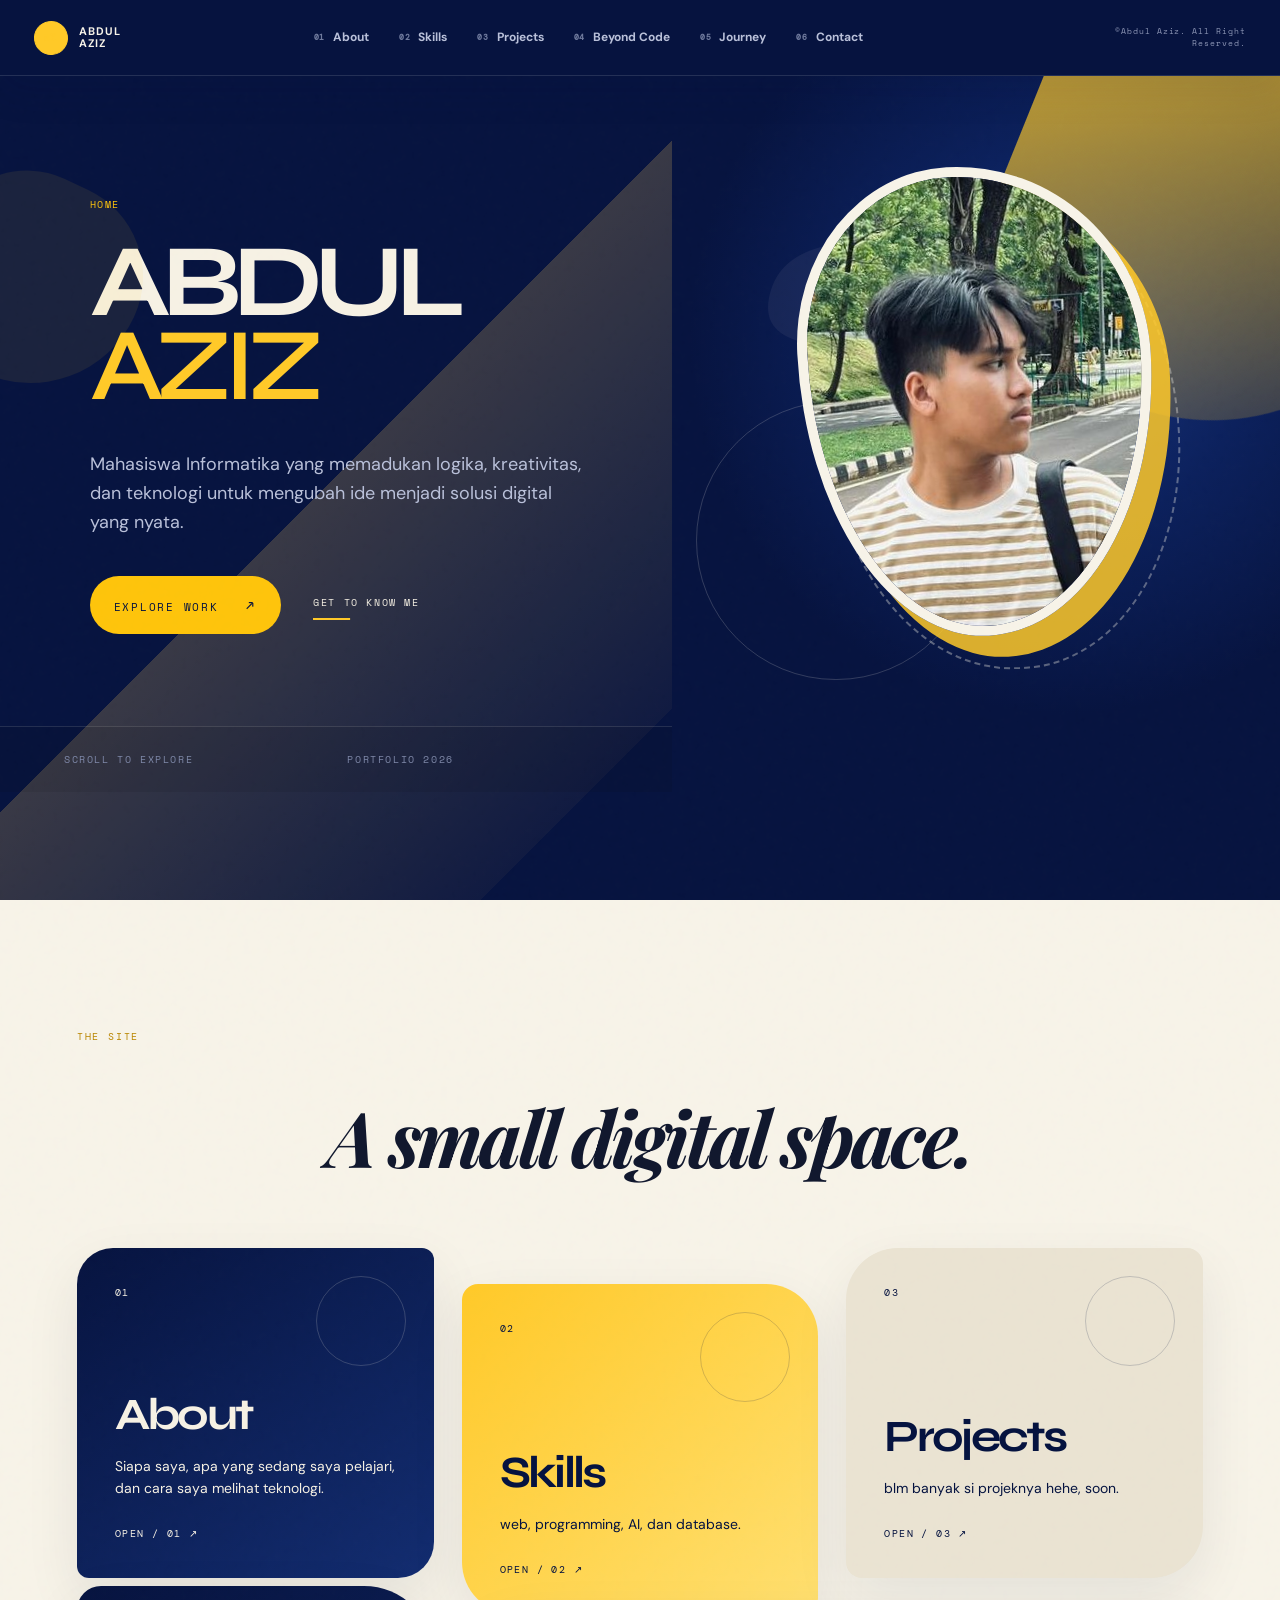
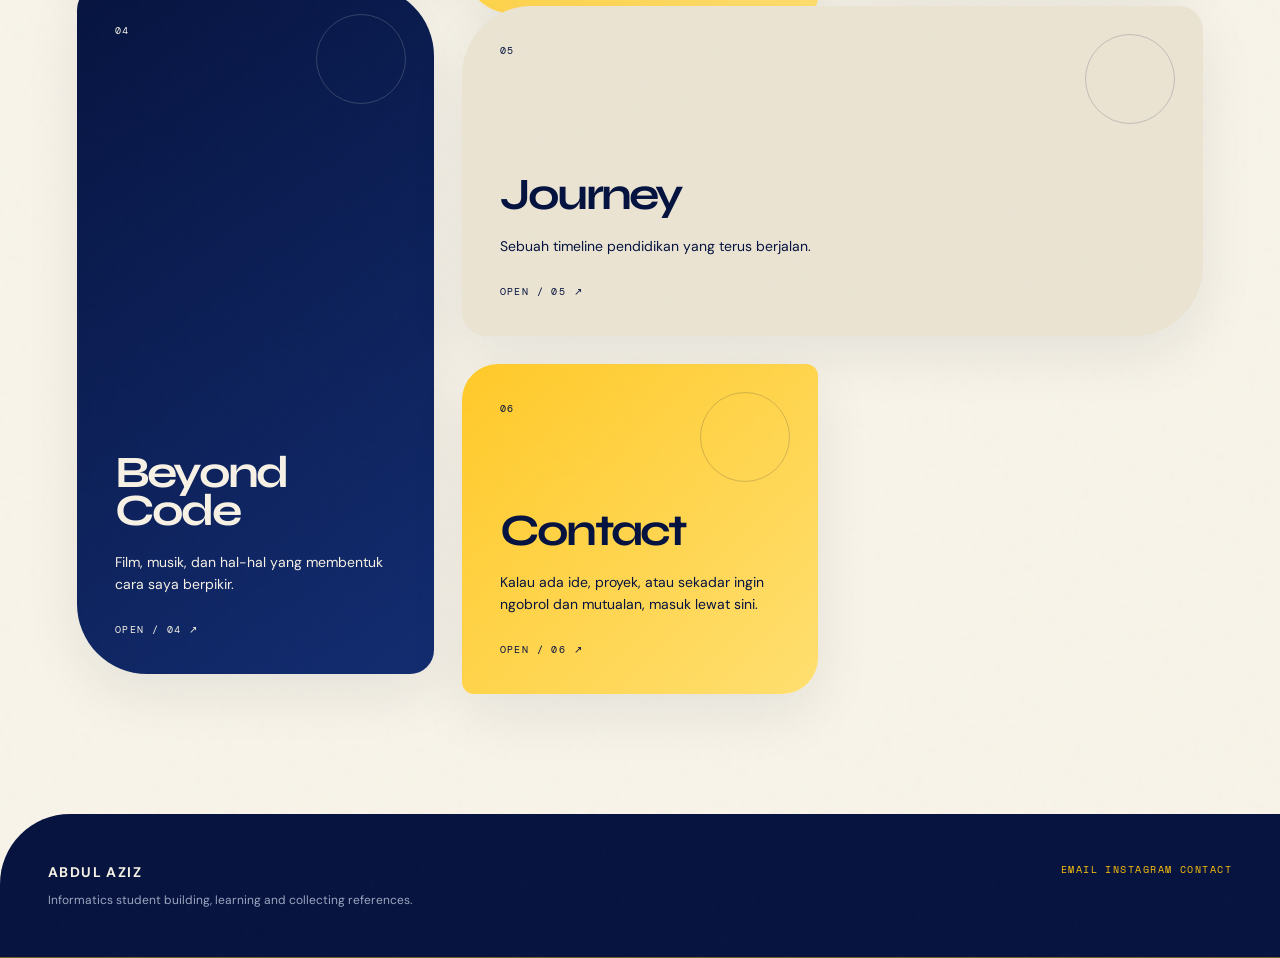
<file: index.html>
<!DOCTYPE html>
<html lang="id">
<head>
    <link rel="preconnect" href="https://fonts.googleapis.com">
    <link rel="preconnect" href="https://fonts.gstatic.com" crossorigin>
    <link href="https://fonts.googleapis.com/css2?family=DM+Sans:wght@400;500;600;700&family=Syne:wght@500;600;700;800&family=Space+Mono:wght@400;700&display=swap" rel="stylesheet">
<meta charset="UTF-8">
<meta name="viewport" content="width=device-width, initial-scale=1.0">
<meta name="description" content="Portfolio Abdul Aziz, mahasiswa Informatika.">
<meta name="author" content="Abdul Aziz">
<title>Home / Abdul Aziz</title>
<link rel="preconnect" href="https://fonts.googleapis.com">
<link rel="preconnect" href="https://fonts.gstatic.com" crossorigin>
<link href="https://fonts.googleapis.com/css2?family=DM+Sans:wght@400;500;600;700&family=DM+Mono:wght@400;500&family=Playfair+Display:ital,wght@0,600;1,600&display=swap" rel="stylesheet">
<link rel="stylesheet" href="style.css">
</head>
<body class="page-home">
<div class="cursor-glow"></div>
<header class="topbar">
    <a class="brand" href="index.html">
        <span>AZ</span>
        <strong>ABDUL<br>AZIZ</strong>
    </a>

    <nav class="desktop-nav" aria-label="Main navigation">
        <a href="about.html" class="desktop-nav-link">
            <span>01</span>
            <b>About</b>
        </a>

        <a href="skills.html" class="desktop-nav-link">
            <span>02</span>
            <b>Skills</b>
        </a>

        <a href="projects.html" class="desktop-nav-link">
            <span>03</span>
            <b>Projects</b>
        </a>

        <a href="beyond.html" class="desktop-nav-link">
            <span>04</span>
            <b>Beyond Code</b>
        </a>

        <a href="journey.html" class="desktop-nav-link">
            <span>05</span>
            <b>Journey</b>
        </a>

        <a href="contact.html" class="desktop-nav-link">
            <span>06</span>
            <b>Contact</b>
        </a>
    </nav>

    <div class="topbar-center">
        ©Abdul Aziz. All Right Reserved.
    </div>

    <button class="menu-toggle"
            aria-expanded="false"
            aria-controls="site-nav"
            aria-label="Open navigation">
        <span></span>
        <span></span>
    </button>
</header>

<!-- MOBILE NAVIGATION -->
<aside class="side-nav" id="site-nav">
    <div class="side-title">NAVIGATION</div>

    <nav>
        <a href="about.html" class="nav-link">
            <span>01</span>About
        </a>

        <a href="skills.html" class="nav-link">
            <span>02</span>Skills
        </a>

        <a href="projects.html" class="nav-link">
            <span>03</span>Projects
        </a>

        <a href="beyond.html" class="nav-link">
            <span>04</span>Beyond Code
        </a>

        <a href="journey.html" class="nav-link">
            <span>05</span>Journey
        </a>

        <a href="contact.html" class="nav-link">
            <span>06</span>Contact
        </a>
    </nav>

    <div class="side-bottom">
        <span>BOGOR, ID</span>
        <span>2026</span>
    </div>
</aside>
<main><section class="hero-home">
  <div class="hero-grid">
    <div class="hero-copy">
      <div class="index-mark">HOME</div>
      <h1>ABDUL<br><i>AZIZ</i></h1>
      <p class="hero-intro">Mahasiswa Informatika yang memadukan logika, kreativitas, dan teknologi untuk mengubah ide menjadi solusi digital yang nyata.</p>
      <div class="hero-actions"><a class="big-link" href="projects.html">EXPLORE WORK <span>↗</span></a><a class="text-link" href="about.html">GET TO KNOW ME</a></div>
    </div>
    <div class="hero-visual"><div class="visual-number">01</div><div class="portrait-frame"><img src="assets/portrait.jpg" alt="Foto Abdul Aziz"><span></span></div>
  </div>
  <div class="hero-strip"><span>SCROLL TO EXPLORE</span><span>PORTFOLIO 2026</span><span></div>
</section>
<section class="home-map">
  <div class="section-heading"><span>THE SITE</span><h2><br><i>A small digital space.</i></h2></div>
  <div class="map-grid">
    <a href="about.html" class="map-card card-dark"><span class="card-index">01</span><h3>About</h3><p>Siapa saya, apa yang sedang saya pelajari, dan cara saya melihat teknologi.</p><strong>OPEN / 01 ↗</strong></a>
    <a href="skills.html" class="map-card card-gold"><span class="card-index">02</span><h3>Skills</h3><p>web, programming, AI, dan database.</p><strong>OPEN / 02 ↗</strong></a>
    <a href="projects.html" class="map-card card-light"><span class="card-index">03</span><h3>Projects</h3><p>blm banyak si projeknya hehe, soon.</p><strong>OPEN / 03 ↗</strong></a>
    <a href="beyond.html" class="map-card card-dark tall"><span class="card-index">04</span><h3>Beyond<br>Code</h3><p>Film, musik, dan hal-hal yang membentuk cara saya berpikir.</p><strong>OPEN / 04 ↗</strong></a>
    <a href="journey.html" class="map-card card-light wide"><span class="card-index">05</span><h3>Journey</h3><p>Sebuah timeline pendidikan yang terus berjalan.</p><strong>OPEN / 05 ↗</strong></a>
    <a href="contact.html" class="map-card card-gold"><span class="card-index">06</span><h3>Contact</h3><p>Kalau ada ide, proyek, atau sekadar ingin ngobrol dan mutualan, masuk lewat sini.</p><strong>OPEN / 06 ↗</strong></a>
  </div>
</section></main>
<footer class="footer"><div><strong>ABDUL AZIZ</strong><span>Informatics student building, learning and collecting references.</span></div><div class="footer-links"><a href="mailto:yaelahziz@gmail.com">EMAIL</a><a href="https://www.instagram.com/abd.jiss/" target="_blank" rel="noopener">INSTAGRAM</a><a href="contact.html">CONTACT</a></div></footer>
<script src="script.js"></script>
</body>
</html>
</file>
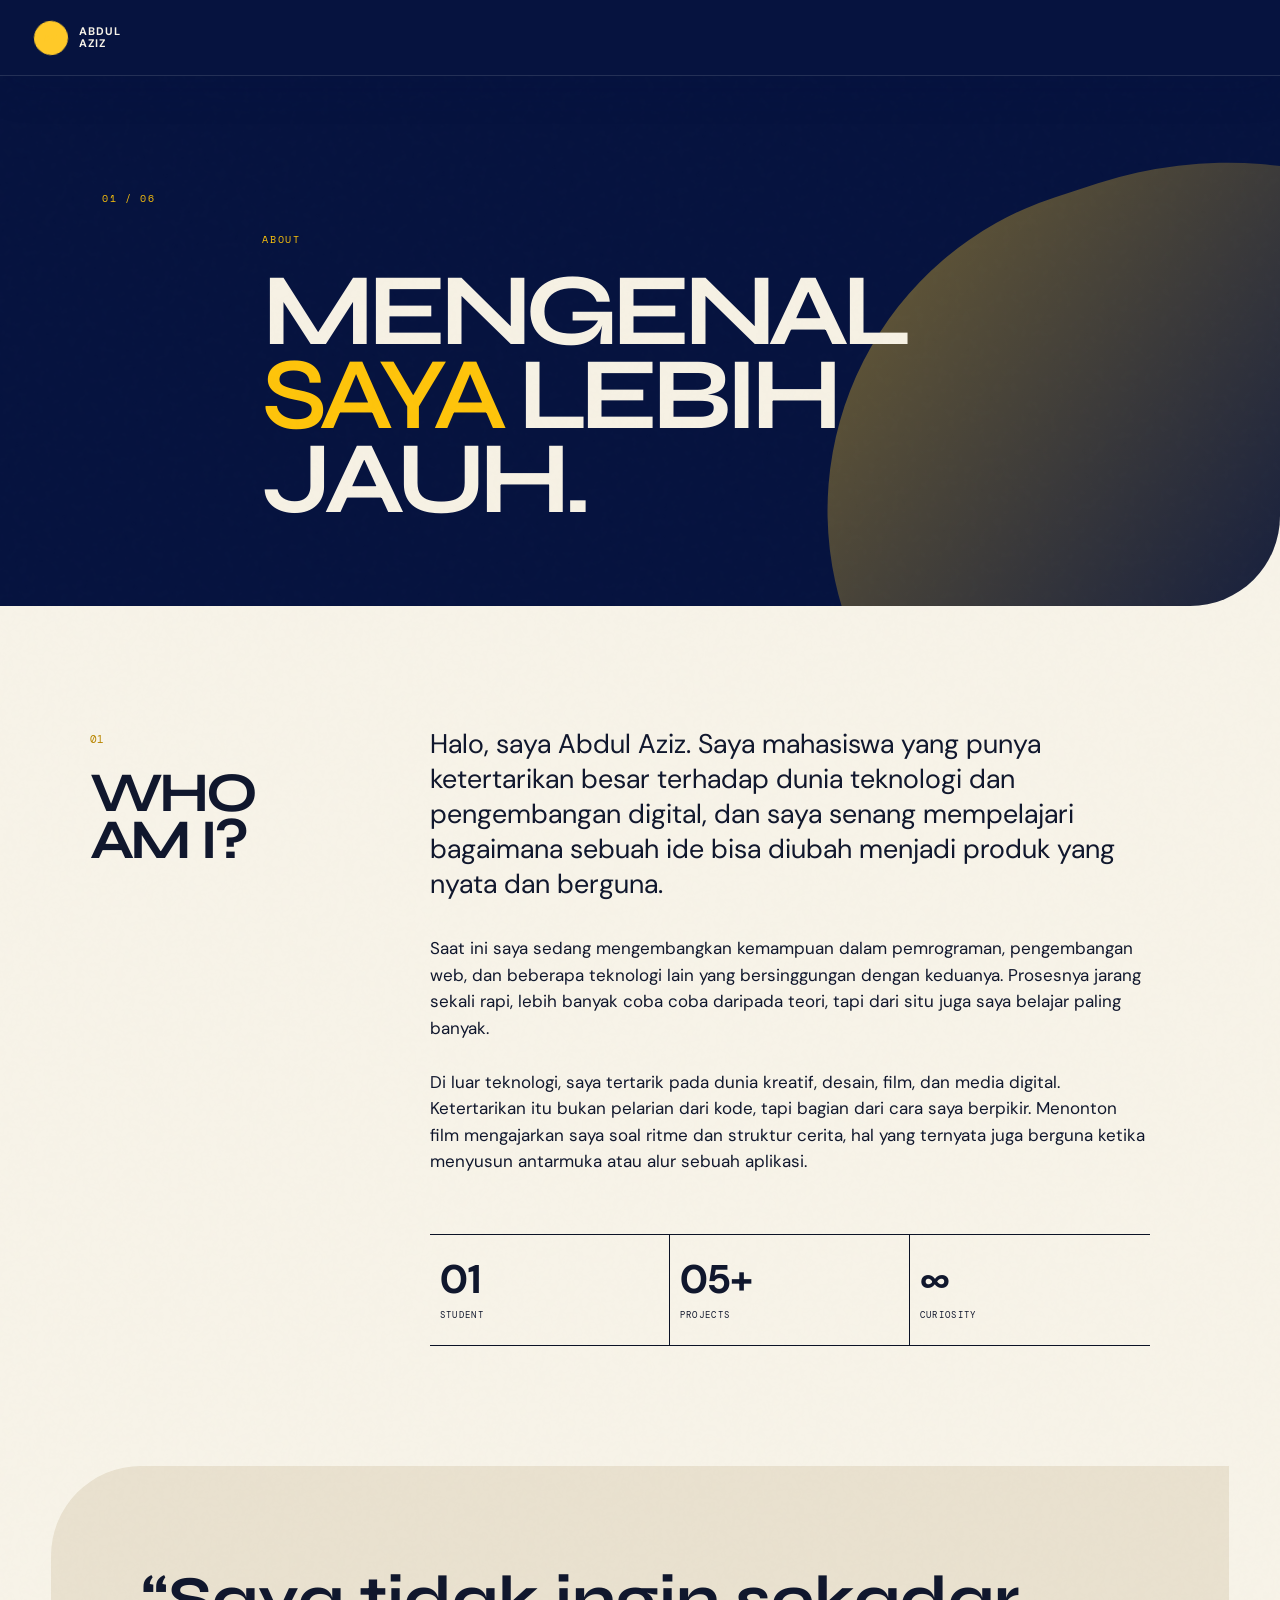
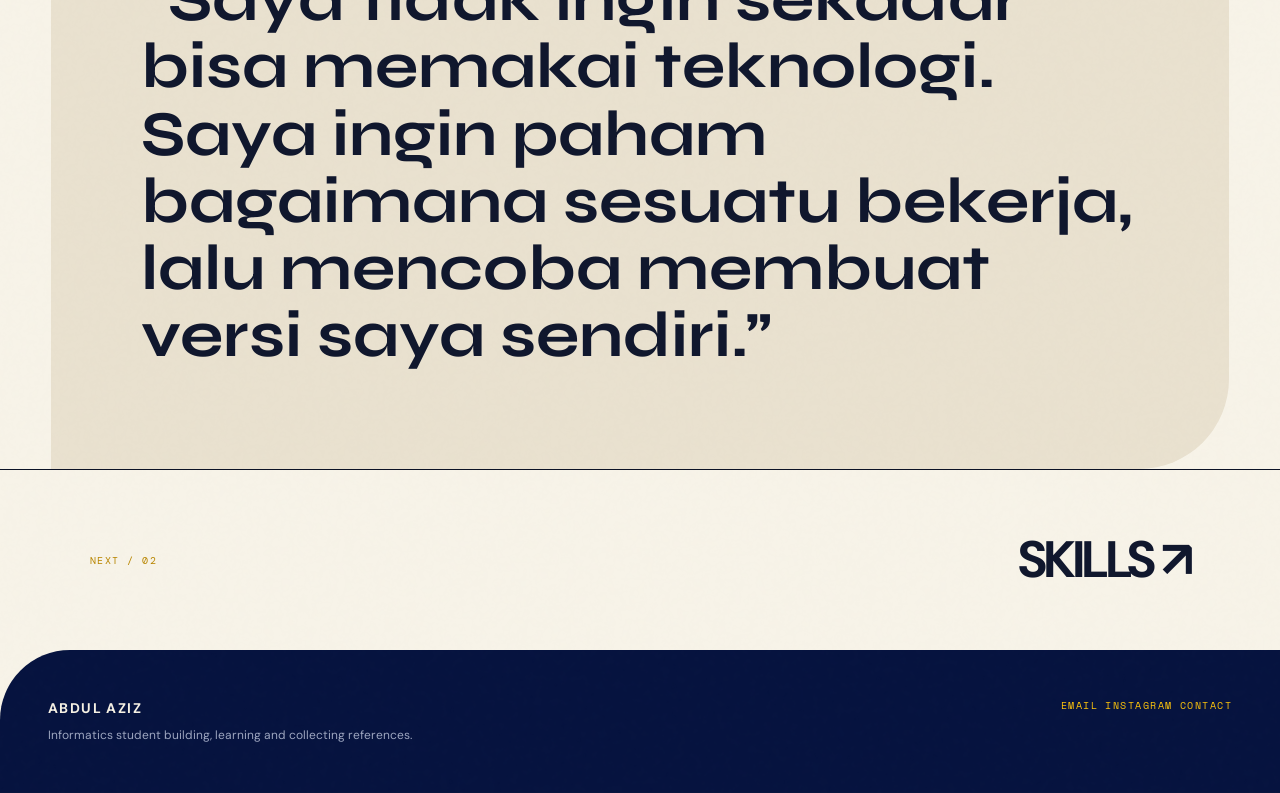
<file: about.html>
<!DOCTYPE html>
<html lang="id">
<head>
    <link rel="preconnect" href="https://fonts.googleapis.com">
    <link rel="preconnect" href="https://fonts.gstatic.com" crossorigin>
    <link href="https://fonts.googleapis.com/css2?family=DM+Sans:wght@400;500;600;700&family=Syne:wght@500;600;700;800&family=Space+Mono:wght@400;700&display=swap" rel="stylesheet">
<meta charset="UTF-8">
<meta name="viewport" content="width=device-width, initial-scale=1.0">
<meta name="description" content="Portfolio Abdul Aziz, mahasiswa Informatika.">
<meta name="author" content="Abdul Aziz">
<title>About / Abdul Aziz</title>
<link rel="preconnect" href="https://fonts.googleapis.com">
<link rel="preconnect" href="https://fonts.gstatic.com" crossorigin>
<link href="https://fonts.googleapis.com/css2?family=DM+Sans:wght@400;500;600;700&family=DM+Mono:wght@400;500&family=Playfair+Display:ital,wght@0,600;1,600&display=swap" rel="stylesheet">
<link rel="stylesheet" href="style.css">
</head>
<body class="page-01">
<div class="cursor-glow"></div>
<header class="topbar">
  <a class="brand" href="index.html"><span>AZ</span><strong>ABDUL<br>AZIZ</strong></a>
  <div class="topbar-center"></div>
  <button class="menu-toggle" aria-expanded="false" aria-controls="site-nav"><span></span><span></span></button>
</header>
<aside class="side-nav" id="site-nav">
  <div class="side-title">NAVIGATION</div>
  <nav><a href="about.html" class="nav-link active"><span>01</span>About</a><a href="skills.html" class="nav-link "><span>02</span>Skills</a><a href="projects.html" class="nav-link "><span>03</span>Projects</a><a href="beyond.html" class="nav-link "><span>04</span>Beyond Code</a><a href="journey.html" class="nav-link "><span>05</span>Journey</a><a href="contact.html" class="nav-link "><span>06</span>Contact</a></nav>
  <div class="side-bottom"><span>BOGOR, ID</span><span>2026</span></div>
</aside>
<main><section class="page-hero"><div class="page-index">01 / 06</div><div><p class="kicker">ABOUT</p><h1>MENGENAL<br><i>SAYA</i> LEBIH JAUH.</h1></div><div class="hero-side-note"><br><br></div></section>
<section class="split-content"><div class="sticky-title"><span>01</span><h2>WHO<br>AM I?</h2></div><div class="content-column"><p class="lead">Halo, saya Abdul Aziz. Saya mahasiswa yang punya ketertarikan besar terhadap dunia teknologi dan pengembangan digital, dan saya senang mempelajari bagaimana sebuah ide bisa diubah menjadi produk yang nyata dan berguna.</p><p>Saat ini saya sedang mengembangkan kemampuan dalam pemrograman, pengembangan web, dan beberapa teknologi lain yang bersinggungan dengan keduanya. Prosesnya jarang sekali rapi, lebih banyak coba coba daripada teori, tapi dari situ juga saya belajar paling banyak.</p><p>Di luar teknologi, saya tertarik pada dunia kreatif, desain, film, dan media digital. Ketertarikan itu bukan pelarian dari kode, tapi bagian dari cara saya berpikir. Menonton film mengajarkan saya soal ritme dan struktur cerita, hal yang ternyata juga berguna ketika menyusun antarmuka atau alur sebuah aplikasi.</p><div class="fact-grid"><div><strong>01</strong><span>STUDENT</span></div><div><strong>05+</strong><span>PROJECTS</span></div><div><strong>∞</strong><span>CURIOSITY</span></div></div></div></section>
<section class="quote-block"><p>“Saya tidak ingin sekadar bisa memakai teknologi. Saya ingin paham bagaimana sesuatu bekerja, lalu mencoba membuat versi saya sendiri.”</p></section>
<section class="next-page"><a href="skills.html"><span>NEXT / 02</span><strong>SKILLS ↗</strong></a></section></main>
<footer class="footer"><div><strong>ABDUL AZIZ</strong><span>Informatics student building, learning and collecting references.</span></div><div class="footer-links"><a href="mailto:yaelahziz@gmail.com">EMAIL</a><a href="https://www.instagram.com/abd.jiss/" target="_blank" rel="noopener">INSTAGRAM</a><a href="contact.html">CONTACT</a></div></footer>
<script src="script.js"></script>
</body>
</html>
</file>
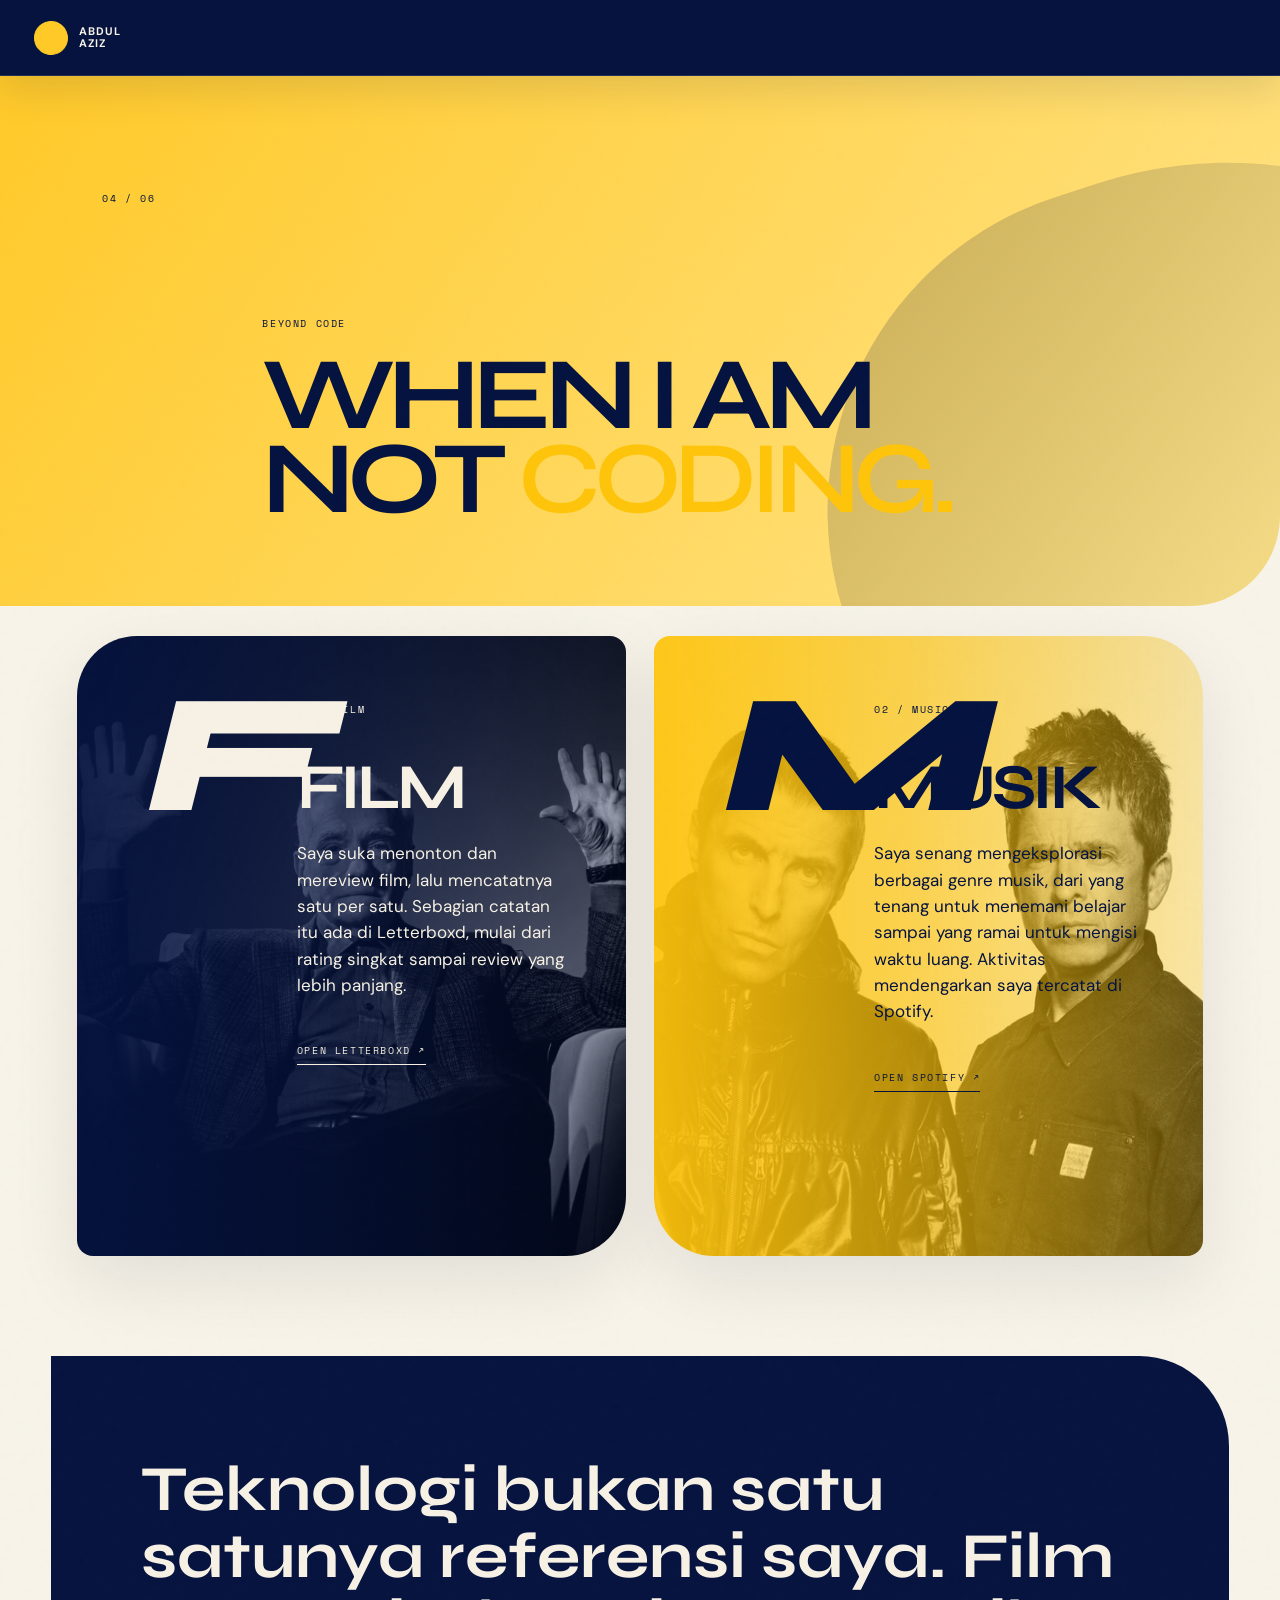
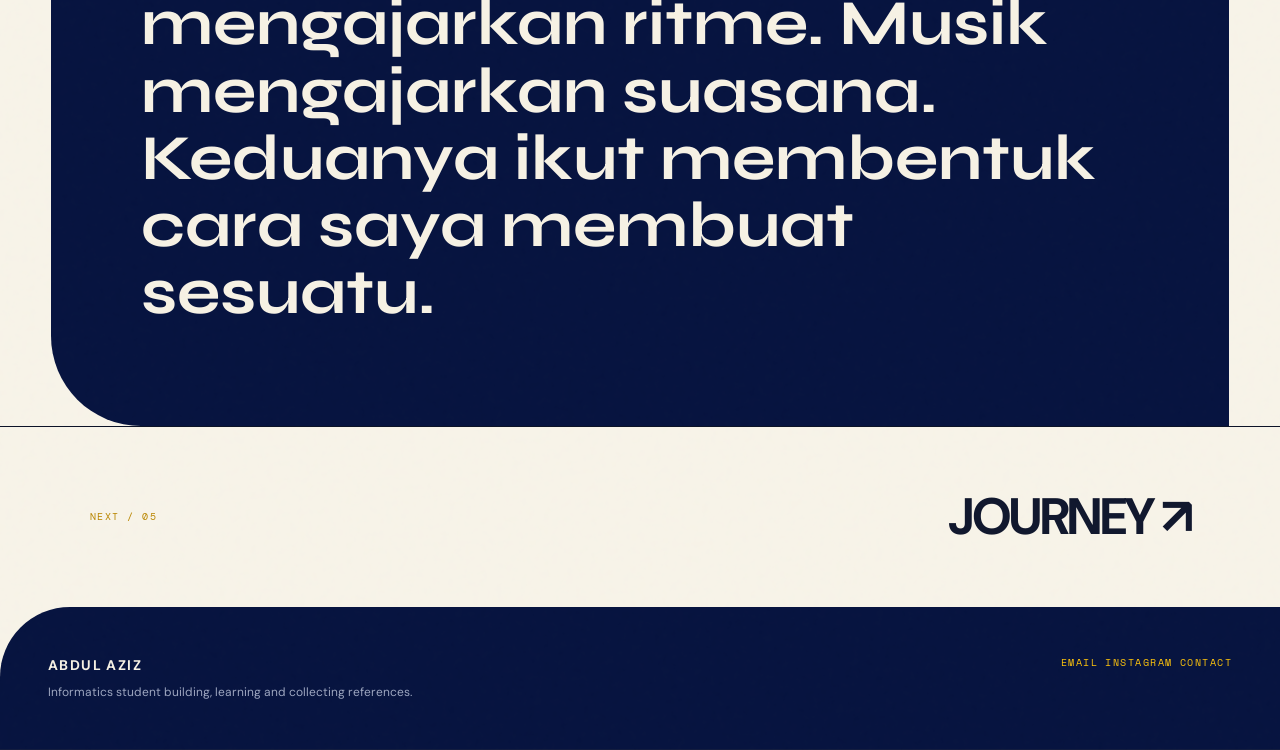
<file: beyond.html>
<!DOCTYPE html>
<html lang="id">
<head>
    <link rel="preconnect" href="https://fonts.googleapis.com">
    <link rel="preconnect" href="https://fonts.gstatic.com" crossorigin>
    <link href="https://fonts.googleapis.com/css2?family=DM+Sans:wght@400;500;600;700&family=Syne:wght@500;600;700;800&family=Space+Mono:wght@400;700&display=swap" rel="stylesheet">
<meta charset="UTF-8">
<meta name="viewport" content="width=device-width, initial-scale=1.0">
<meta name="description" content="Portfolio Abdul Aziz, mahasiswa Informatika.">
<meta name="author" content="Abdul Aziz">
<title>Beyond Code / Abdul Aziz</title>
<link rel="preconnect" href="https://fonts.googleapis.com">
<link rel="preconnect" href="https://fonts.gstatic.com" crossorigin>
<link href="https://fonts.googleapis.com/css2?family=DM+Sans:wght@400;500;600;700&family=DM+Mono:wght@400;500&family=Playfair+Display:ital,wght@0,600;1,600&display=swap" rel="stylesheet">
<link rel="stylesheet" href="style.css">
</head>
<body class="page-04">
<div class="cursor-glow"></div>
<header class="topbar">
  <a class="brand" href="index.html"><span>AZ</span><strong>ABDUL<br>AZIZ</strong></a>
  <div class="topbar-center"></div>
  <button class="menu-toggle" aria-expanded="false" aria-controls="site-nav"><span></span><span></span></button>
</header>
<aside class="side-nav" id="site-nav">
  <div class="side-title">NAVIGATION</div>
  <nav><a href="about.html" class="nav-link "><span>01</span>About</a><a href="skills.html" class="nav-link "><span>02</span>Skills</a><a href="projects.html" class="nav-link "><span>03</span>Projects</a><a href="beyond.html" class="nav-link active"><span>04</span>Beyond Code</a><a href="journey.html" class="nav-link "><span>05</span>Journey</a><a href="contact.html" class="nav-link "><span>06</span>Contact</a></nav>
  <div class="side-bottom"><span>BOGOR, ID</span><span>2026</span></div>
</aside>
<main><section class="page-hero hero-gold"><div class="page-index">04 / 06</div><div><p class="kicker">BEYOND CODE</p><h1>WHEN I AM<br>NOT <i>CODING.</i></h1></div><div class="hero-side-note"><br><br></div></section>
<section class="beyond-grid"><article class="beyond-card film"><div class="big-letter">F</div><div><span>01 / FILM</span><h2>FILM</h2><p>Saya suka menonton dan mereview film, lalu mencatatnya satu per satu. Sebagian catatan itu ada di Letterboxd, mulai dari rating singkat sampai review yang lebih panjang.</p><a href="https://letterboxd.com/" target="_blank" rel="noopener">OPEN LETTERBOXD ↗</a></div></article><article class="beyond-card music"><div class="big-letter">M</div><div><span>02 / MUSIC</span><h2>MUSIK</h2><p>Saya senang mengeksplorasi berbagai genre musik, dari yang tenang untuk menemani belajar sampai yang ramai untuk mengisi waktu luang. Aktivitas mendengarkan saya tercatat di Spotify.</p><a href="https://open.spotify.com/" target="_blank" rel="noopener">OPEN SPOTIFY ↗</a></div></article></section><section class="quote-block dark"><p>Teknologi bukan satu satunya referensi saya. Film mengajarkan ritme. Musik mengajarkan suasana. Keduanya ikut membentuk cara saya membuat sesuatu.</p></section><section class="next-page"><a href="journey.html"><span>NEXT / 05</span><strong>JOURNEY ↗</strong></a></section></main>
<footer class="footer"><div><strong>ABDUL AZIZ</strong><span>Informatics student building, learning and collecting references.</span></div><div class="footer-links"><a href="mailto:yaelahziz@gmail.com">EMAIL</a><a href="https://www.instagram.com/abd.jiss/" target="_blank" rel="noopener">INSTAGRAM</a><a href="contact.html">CONTACT</a></div></footer>
<script src="script.js"></script>
</body>
</html>
</file>
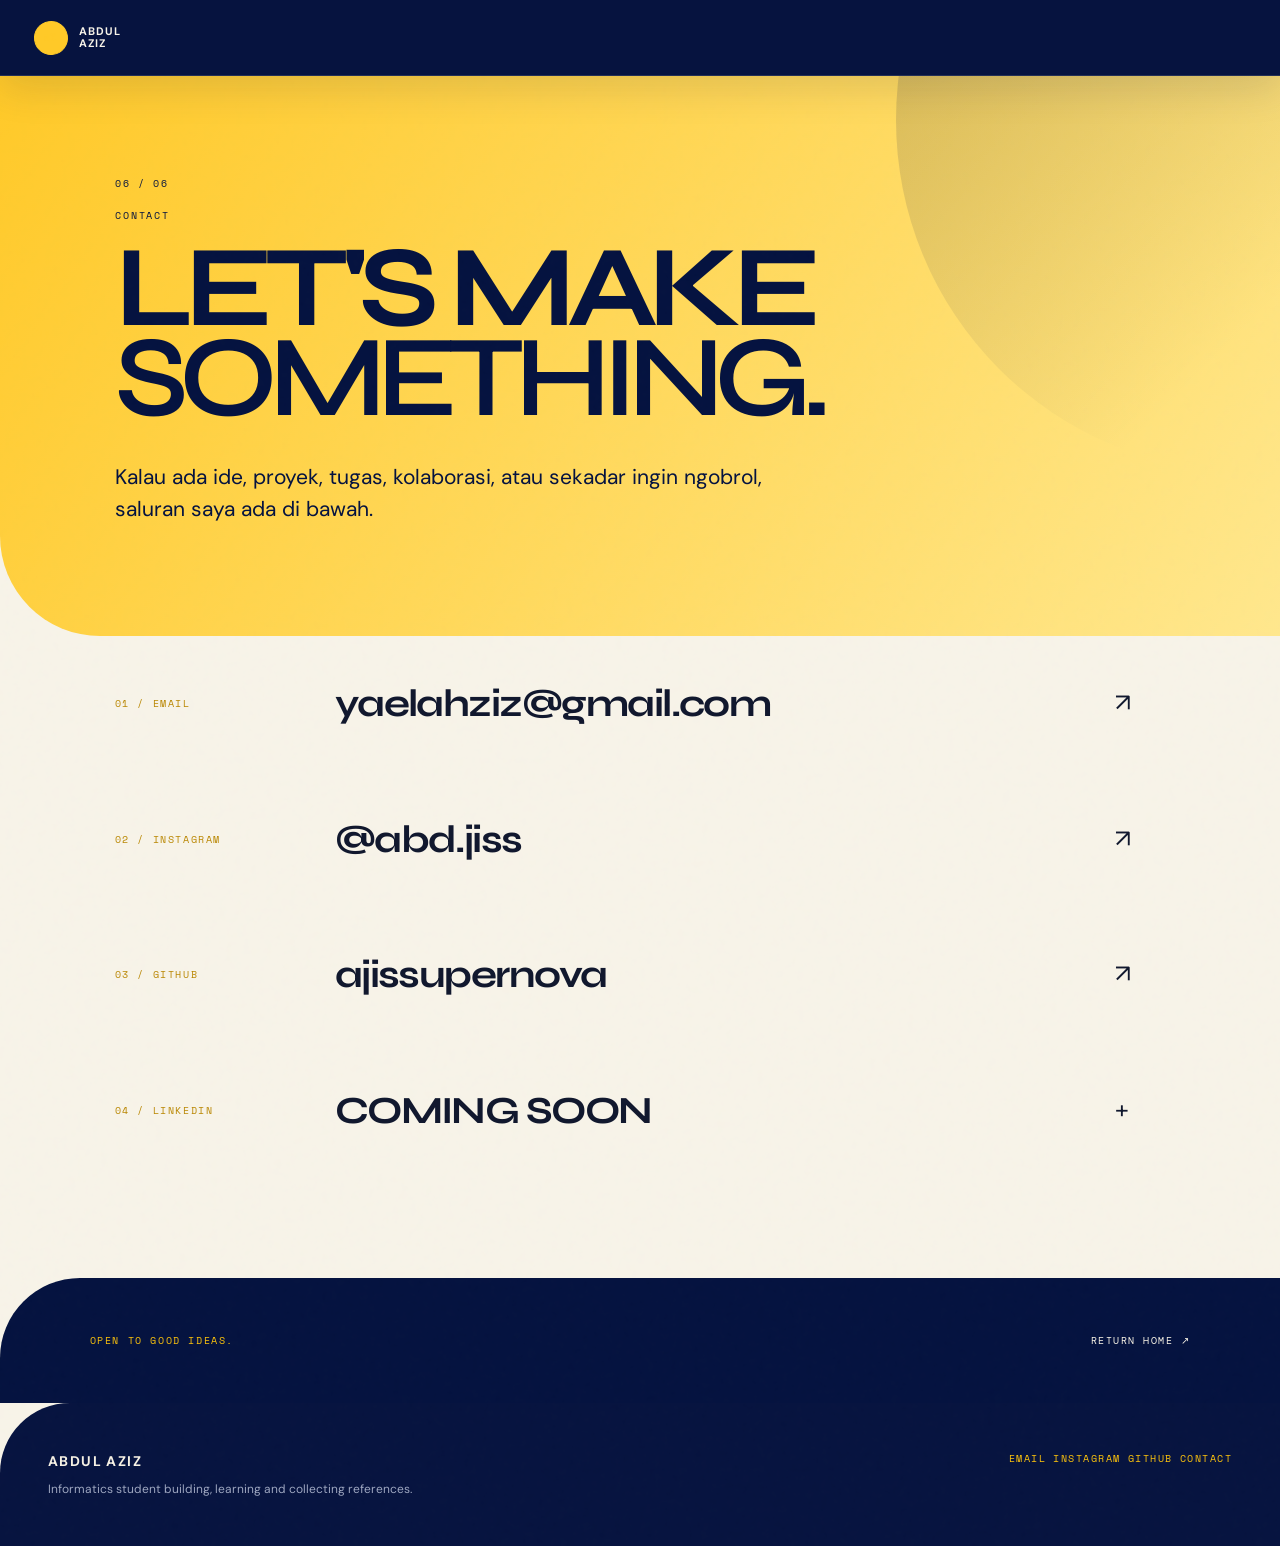
<file: contact.html>
<!DOCTYPE html>
<html lang="id">
<head>
    <link rel="preconnect" href="https://fonts.googleapis.com">
    <link rel="preconnect" href="https://fonts.gstatic.com" crossorigin>
    <link href="https://fonts.googleapis.com/css2?family=DM+Sans:wght@400;500;600;700&family=Syne:wght@500;600;700;800&family=Space+Mono:wght@400;700&display=swap" rel="stylesheet">
<meta charset="UTF-8">
<meta name="viewport" content="width=device-width, initial-scale=1.0">
<meta name="description" content="Portfolio Abdul Aziz, mahasiswa Informatika.">
<meta name="author" content="Abdul Aziz">
<title>Contact / Abdul Aziz</title>
<link rel="preconnect" href="https://fonts.googleapis.com">
<link rel="preconnect" href="https://fonts.gstatic.com" crossorigin>
<link href="https://fonts.googleapis.com/css2?family=DM+Sans:wght@400;500;600;700&family=DM+Mono:wght@400;500&family=Playfair+Display:ital,wght@0,600;1,600&display=swap" rel="stylesheet">
<link rel="stylesheet" href="style.css">
</head>
<body class="page-06">
<div class="cursor-glow"></div>
<header class="topbar">
  <a class="brand" href="index.html"><span>AZ</span><strong>ABDUL<br>AZIZ</strong></a>
  <div class="topbar-center"></div>
  <button class="menu-toggle" aria-expanded="false" aria-controls="site-nav"><span></span><span></span></button>
</header>
<aside class="side-nav" id="site-nav">
  <div class="side-title">NAVIGATION</div>
  <nav><a href="about.html" class="nav-link "><span>01</span>About</a><a href="skills.html" class="nav-link "><span>02</span>Skills</a><a href="projects.html" class="nav-link "><span>03</span>Projects</a><a href="beyond.html" class="nav-link "><span>04</span>Beyond Code</a><a href="journey.html" class="nav-link "><span>05</span>Journey</a><a href="contact.html" class="nav-link active"><span>06</span>Contact</a></nav>
  <div class="side-bottom"><span>BOGOR, ID</span><span>2026</span></div>
</aside>
<main>
<section class="contact-hero">
  <div class="page-index">06 / 06</div>
  <p class="kicker">CONTACT</p>
  <h1>LET'S MAKE<br><i>SOMETHING.</i></h1>
  <p>Kalau ada ide, proyek, tugas, kolaborasi, atau sekadar ingin ngobrol, saluran saya ada di bawah.</p>
</section>

<section class="contact-list">
  <a href="mailto:yaelahziz@gmail.com">
    <span>01 / EMAIL</span>
    <strong>yaelahziz@gmail.com</strong>
    <b>↗</b>
  </a>

  <a href="https://www.instagram.com/abd.jiss/" target="_blank" rel="noopener">
    <span>02 / INSTAGRAM</span>
    <strong>@abd.jiss</strong>
    <b>↗</b>
  </a>

  <a href="https://github.com/ajissupernova" target="_blank" rel="noopener noreferrer">
    <span>03 / GITHUB</span>
    <strong>ajissupernova</strong>
    <b>↗</b>
  </a>

  <div>
    <span>04 / LINKEDIN</span>
    <strong>COMING SOON</strong>
    <b>+</b>
  </div>
</section>

<section class="contact-end">
  <p>OPEN TO GOOD IDEAS.</p>
  <a href="index.html">RETURN HOME ↗</a>
</section>
</main>

<footer class="footer">
  <div>
    <strong>ABDUL AZIZ</strong>
    <span>Informatics student building, learning and collecting references.</span>
  </div>
  <div class="footer-links">
    <a href="mailto:yaelahziz@gmail.com">EMAIL</a>
    <a href="https://www.instagram.com/abd.jiss/" target="_blank" rel="noopener">INSTAGRAM</a>
    <a href="https://github.com/ajissupernova" target="_blank" rel="noopener noreferrer">GITHUB</a>
    <a href="contact.html">CONTACT</a>
  </div>
</footer>

<script src="script.js"></script>
</body>
</html>
</file>
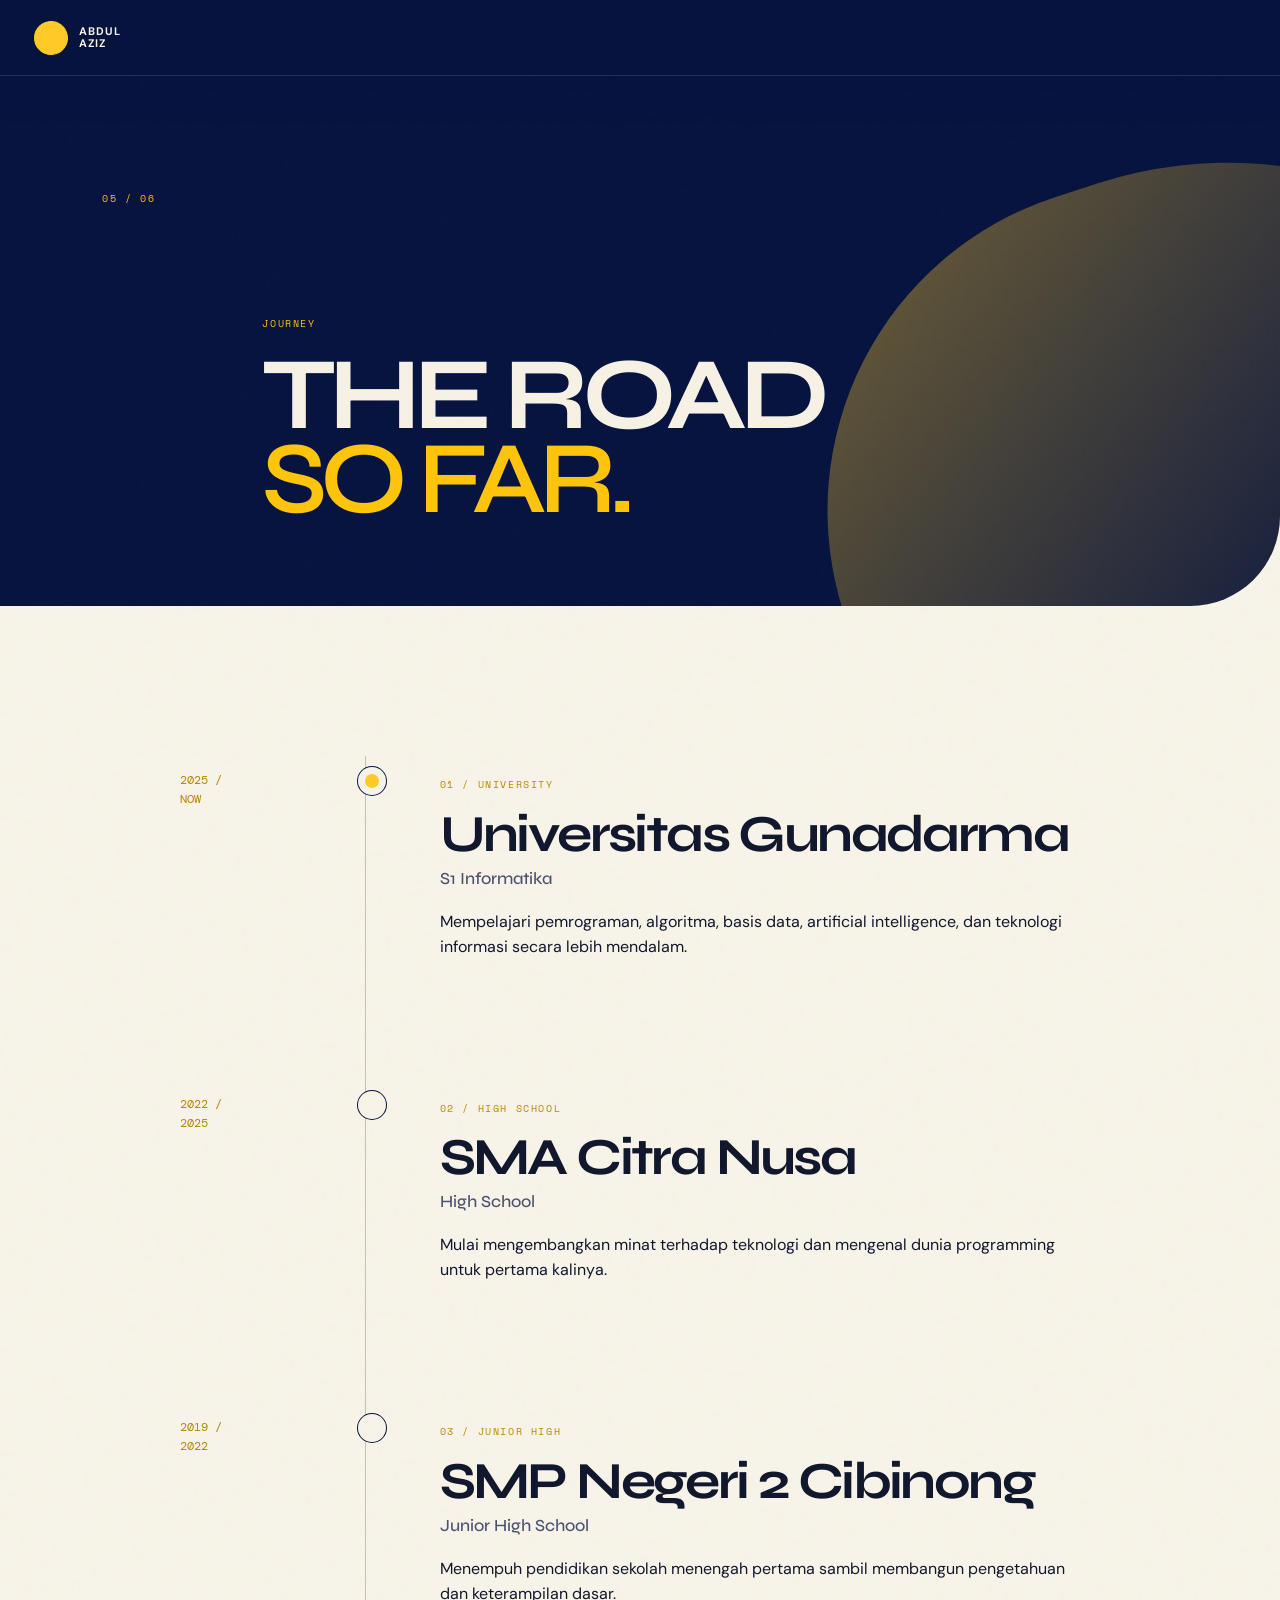
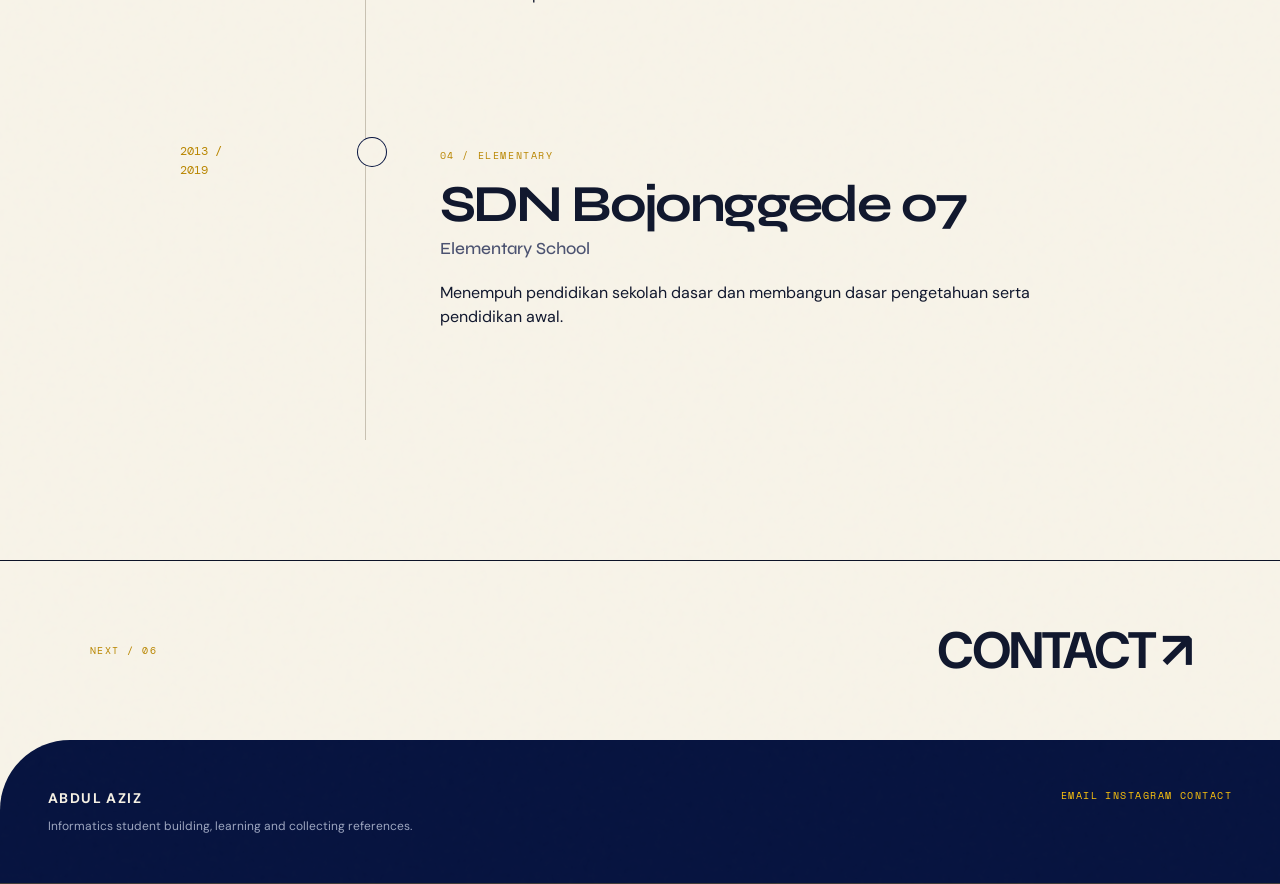
<file: journey.html>
<!DOCTYPE html>
<html lang="id">
<head>
    <link rel="preconnect" href="https://fonts.googleapis.com">
    <link rel="preconnect" href="https://fonts.gstatic.com" crossorigin>
    <link href="https://fonts.googleapis.com/css2?family=DM+Sans:wght@400;500;600;700&family=Syne:wght@500;600;700;800&family=Space+Mono:wght@400;700&display=swap" rel="stylesheet">
<meta charset="UTF-8">
<meta name="viewport" content="width=device-width, initial-scale=1.0">
<meta name="description" content="Portfolio Abdul Aziz, mahasiswa Informatika.">
<meta name="author" content="Abdul Aziz">
<title>Journey / Abdul Aziz</title>
<link rel="preconnect" href="https://fonts.googleapis.com">
<link rel="preconnect" href="https://fonts.gstatic.com" crossorigin>
<link href="https://fonts.googleapis.com/css2?family=DM+Sans:wght@400;500;600;700&family=DM+Mono:wght@400;500&family=Playfair+Display:ital,wght@0,600;1,600&display=swap" rel="stylesheet">
<link rel="stylesheet" href="style.css">
</head>
<body class="page-05">
<div class="cursor-glow"></div>
<header class="topbar">
  <a class="brand" href="index.html"><span>AZ</span><strong>ABDUL<br>AZIZ</strong></a>
  <div class="topbar-center"></div>
  <button class="menu-toggle" aria-expanded="false" aria-controls="site-nav"><span></span><span></span></button>
</header>
<aside class="side-nav" id="site-nav">
  <div class="side-title">NAVIGATION</div>
  <nav><a href="about.html" class="nav-link "><span>01</span>About</a><a href="skills.html" class="nav-link "><span>02</span>Skills</a><a href="projects.html" class="nav-link "><span>03</span>Projects</a><a href="beyond.html" class="nav-link "><span>04</span>Beyond Code</a><a href="journey.html" class="nav-link active"><span>05</span>Journey</a><a href="contact.html" class="nav-link "><span>06</span>Contact</a></nav>
  <div class="side-bottom"><span>BOGOR, ID</span><span>2026</span></div>
</aside>
<main><section class="page-hero"><div class="page-index">05 / 06</div><div><p class="kicker">JOURNEY</p><h1>THE ROAD<br><i>SO FAR.</i></h1></div><div class="hero-side-note"><br><br></div></section>
<section class="timeline"><div class="timeline-line"></div>
<article class="timeline-item current"><div class="year">2025 /<br>NOW</div><div class="dot"></div><div><span>01 / UNIVERSITY</span><h2>Universitas Gunadarma</h2><h3>S1 Informatika</h3><p>Mempelajari pemrograman, algoritma, basis data, artificial intelligence, dan teknologi informasi secara lebih mendalam.</p></div></article>
<article class="timeline-item"><div class="year">2022 /<br>2025</div><div class="dot"></div><div><span>02 / HIGH SCHOOL</span><h2>SMA Citra Nusa</h2><h3>High School</h3><p>Mulai mengembangkan minat terhadap teknologi dan mengenal dunia programming untuk pertama kalinya.</p></div></article>
<article class="timeline-item"><div class="year">2019 /<br>2022</div><div class="dot"></div><div><span>03 / JUNIOR HIGH</span><h2>SMP Negeri 2 Cibinong</h2><h3>Junior High School</h3><p>Menempuh pendidikan sekolah menengah pertama sambil membangun pengetahuan dan keterampilan dasar.</p></div></article>
<article class="timeline-item"><div class="year">2013 /<br>2019</div><div class="dot"></div><div><span>04 / ELEMENTARY</span><h2>SDN Bojonggede 07</h2><h3>Elementary School</h3><p>Menempuh pendidikan sekolah dasar dan membangun dasar pengetahuan serta pendidikan awal.</p></div></article></section><section class="next-page"><a href="contact.html"><span>NEXT / 06</span><strong>CONTACT ↗</strong></a></section></main>
<footer class="footer"><div><strong>ABDUL AZIZ</strong><span>Informatics student building, learning and collecting references.</span></div><div class="footer-links"><a href="mailto:yaelahziz@gmail.com">EMAIL</a><a href="https://www.instagram.com/abd.jiss/" target="_blank" rel="noopener">INSTAGRAM</a><a href="contact.html">CONTACT</a></div></footer>
<script src="script.js"></script>
</body>
</html>
</file>
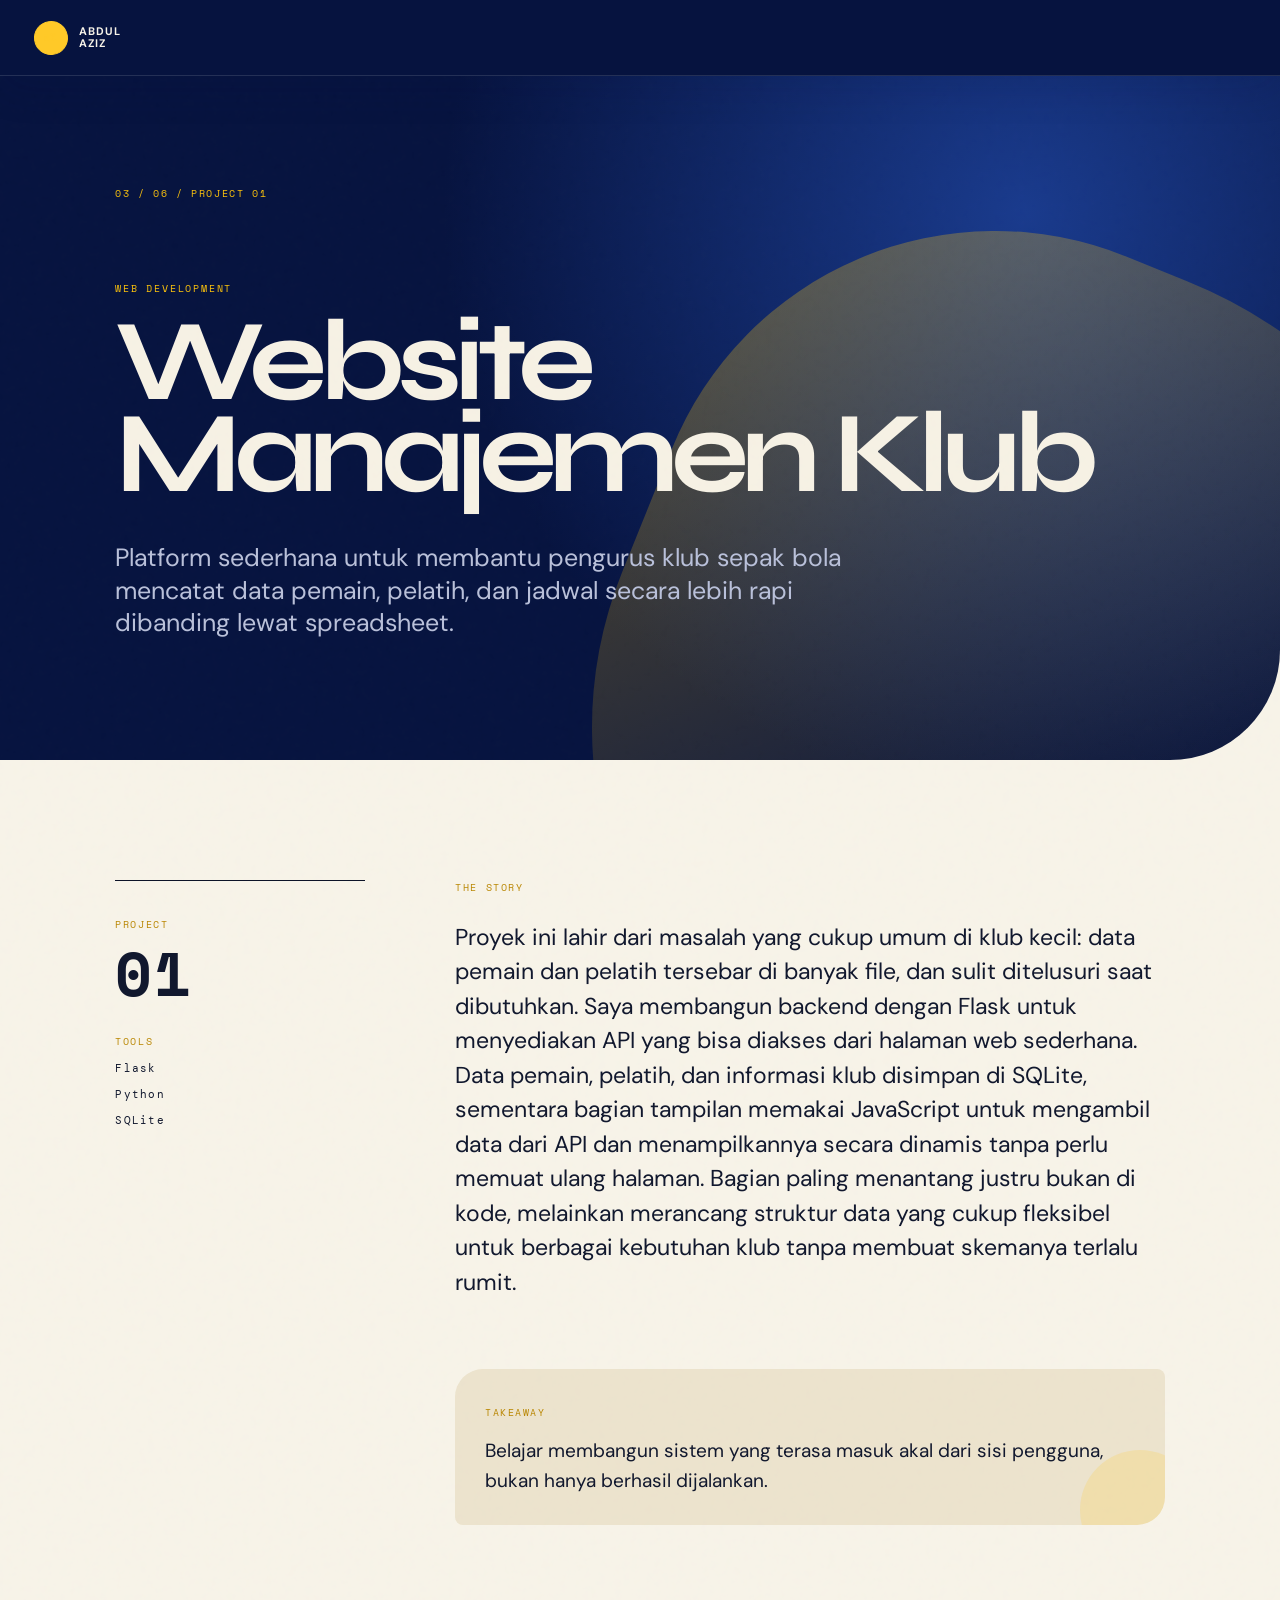
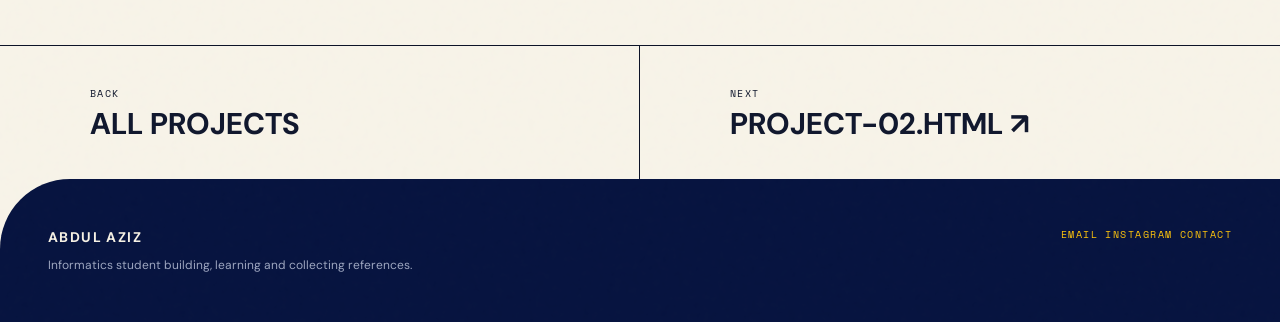
<file: project-01.html>
<!DOCTYPE html>
<html lang="id">
<head>
    <link rel="preconnect" href="https://fonts.googleapis.com">
    <link rel="preconnect" href="https://fonts.gstatic.com" crossorigin>
    <link href="https://fonts.googleapis.com/css2?family=DM+Sans:wght@400;500;600;700&family=Syne:wght@500;600;700;800&family=Space+Mono:wght@400;700&display=swap" rel="stylesheet">
<meta charset="UTF-8">
<meta name="viewport" content="width=device-width, initial-scale=1.0">
<meta name="description" content="Portfolio Abdul Aziz, mahasiswa Informatika.">
<meta name="author" content="Abdul Aziz">
<title>Website Manajemen Klub / Abdul Aziz</title>
<link rel="preconnect" href="https://fonts.googleapis.com">
<link rel="preconnect" href="https://fonts.gstatic.com" crossorigin>
<link href="https://fonts.googleapis.com/css2?family=DM+Sans:wght@400;500;600;700&family=DM+Mono:wght@400;500&family=Playfair+Display:ital,wght@0,600;1,600&display=swap" rel="stylesheet">
<link rel="stylesheet" href="style.css">
</head>
<body class="page-03">
<div class="cursor-glow"></div>
<header class="topbar">
  <a class="brand" href="index.html"><span>AZ</span><strong>ABDUL<br>AZIZ</strong></a>
  <div class="topbar-center"></div>
  <button class="menu-toggle" aria-expanded="false" aria-controls="site-nav"><span></span><span></span></button>
</header>
<aside class="side-nav" id="site-nav">
  <div class="side-title">NAVIGATION</div>
  <nav><a href="about.html" class="nav-link "><span>01</span>About</a><a href="skills.html" class="nav-link "><span>02</span>Skills</a><a href="projects.html" class="nav-link active"><span>03</span>Projects</a><a href="beyond.html" class="nav-link "><span>04</span>Beyond Code</a><a href="journey.html" class="nav-link "><span>05</span>Journey</a><a href="contact.html" class="nav-link "><span>06</span>Contact</a></nav>
  <div class="side-bottom"><span>BOGOR, ID</span><span>2026</span></div>
</aside>
<main><section class="case-hero"><div class="case-index">03 / 06 / PROJECT 01</div><p class="kicker">WEB DEVELOPMENT</p><h1>Website Manajemen Klub</h1><p class="case-lead">Platform sederhana untuk membantu pengurus klub sepak bola mencatat data pemain, pelatih, dan jadwal secara lebih rapi dibanding lewat spreadsheet.</p></section>
<section class="case-layout"><aside><span>PROJECT</span><strong>01</strong><span>TOOLS</span><b>Flask</b><b>Python</b><b>SQLite</b></aside><article><p class="case-label">THE STORY</p><p class="case-copy">Proyek ini lahir dari masalah yang cukup umum di klub kecil: data pemain dan pelatih tersebar di banyak file, dan sulit ditelusuri saat dibutuhkan. Saya membangun backend dengan Flask untuk menyediakan API yang bisa diakses dari halaman web sederhana. Data pemain, pelatih, dan informasi klub disimpan di SQLite, sementara bagian tampilan memakai JavaScript untuk mengambil data dari API dan menampilkannya secara dinamis tanpa perlu memuat ulang halaman. Bagian paling menantang justru bukan di kode, melainkan merancang struktur data yang cukup fleksibel untuk berbagai kebutuhan klub tanpa membuat skemanya terlalu rumit.</p><div class="case-note"><span>TAKEAWAY</span><p>Belajar membangun sistem yang terasa masuk akal dari sisi pengguna, bukan hanya berhasil dijalankan.</p></div></article></section>
<section class="case-nav"><a href="projects.html"><span>BACK</span><strong>ALL PROJECTS</strong></a><a href="JavaScript"><span>NEXT</span><strong>PROJECT-02.HTML ↗</strong></a></section></main>
<footer class="footer"><div><strong>ABDUL AZIZ</strong><span>Informatics student building, learning and collecting references.</span></div><div class="footer-links"><a href="mailto:yaelahziz@gmail.com">EMAIL</a><a href="https://www.instagram.com/abd.jiss/" target="_blank" rel="noopener">INSTAGRAM</a><a href="contact.html">CONTACT</a></div></footer>
<script src="script.js"></script>
</body>
</html>
</file>
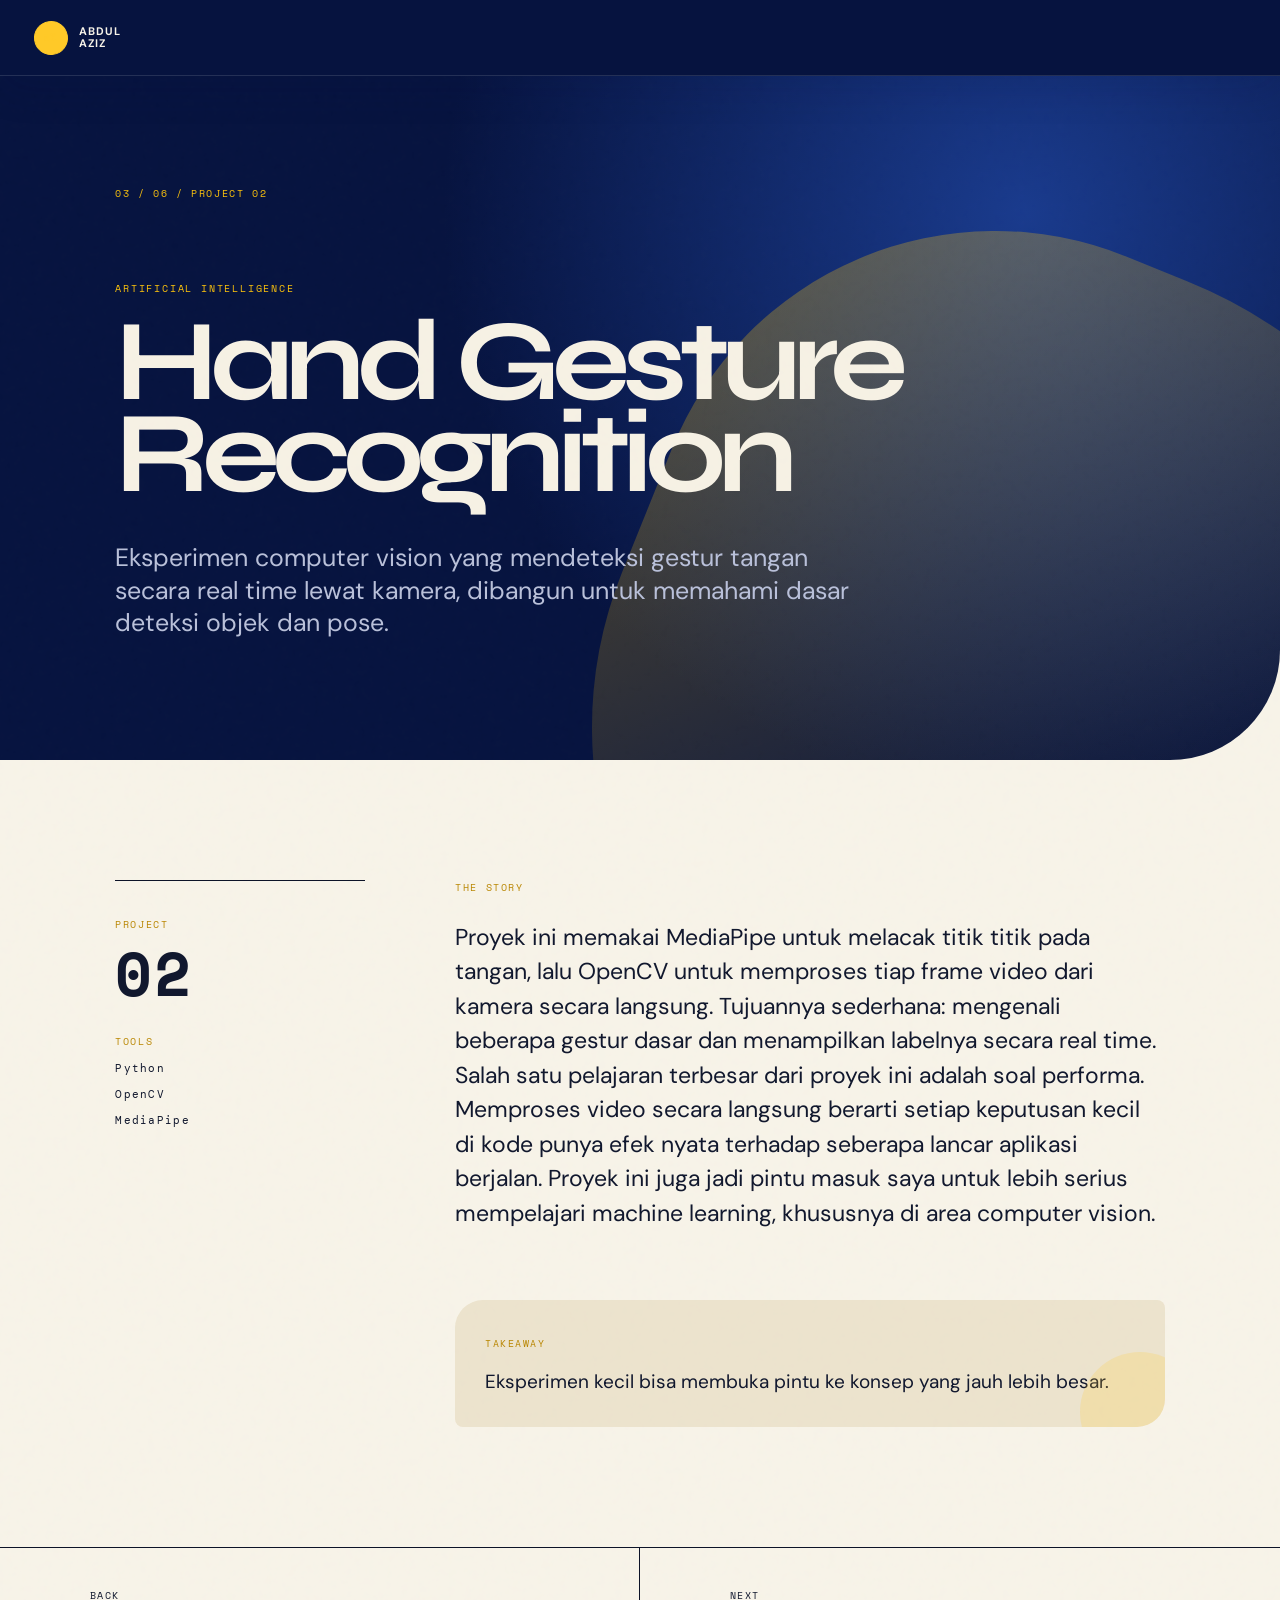
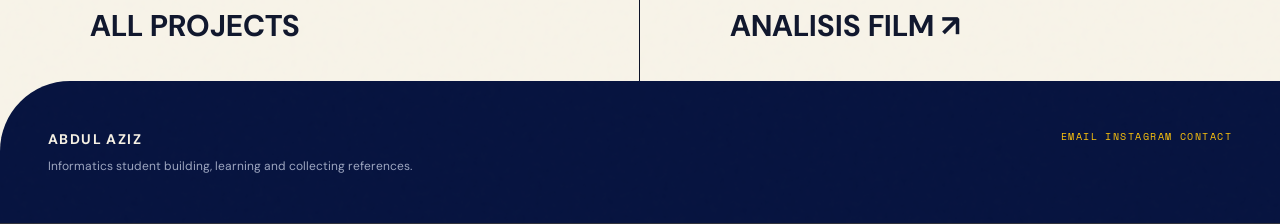
<file: project-02.html>
<!DOCTYPE html>
<html lang="id">
<head>
    <link rel="preconnect" href="https://fonts.googleapis.com">
    <link rel="preconnect" href="https://fonts.gstatic.com" crossorigin>
    <link href="https://fonts.googleapis.com/css2?family=DM+Sans:wght@400;500;600;700&family=Syne:wght@500;600;700;800&family=Space+Mono:wght@400;700&display=swap" rel="stylesheet">
<meta charset="UTF-8">
<meta name="viewport" content="width=device-width, initial-scale=1.0">
<meta name="description" content="Portfolio Abdul Aziz, mahasiswa Informatika.">
<meta name="author" content="Abdul Aziz">
<title>Hand Gesture Recognition / Abdul Aziz</title>
<link rel="preconnect" href="https://fonts.googleapis.com">
<link rel="preconnect" href="https://fonts.gstatic.com" crossorigin>
<link href="https://fonts.googleapis.com/css2?family=DM+Sans:wght@400;500;600;700&family=DM+Mono:wght@400;500&family=Playfair+Display:ital,wght@0,600;1,600&display=swap" rel="stylesheet">
<link rel="stylesheet" href="style.css">
</head>
<body class="page-03">
<div class="cursor-glow"></div>
<header class="topbar">
  <a class="brand" href="index.html"><span>AZ</span><strong>ABDUL<br>AZIZ</strong></a>
  <div class="topbar-center"></div>
  <button class="menu-toggle" aria-expanded="false" aria-controls="site-nav"><span></span><span></span></button>
</header>
<aside class="side-nav" id="site-nav">
  <div class="side-title">NAVIGATION</div>
  <nav><a href="about.html" class="nav-link "><span>01</span>About</a><a href="skills.html" class="nav-link "><span>02</span>Skills</a><a href="projects.html" class="nav-link active"><span>03</span>Projects</a><a href="beyond.html" class="nav-link "><span>04</span>Beyond Code</a><a href="journey.html" class="nav-link "><span>05</span>Journey</a><a href="contact.html" class="nav-link "><span>06</span>Contact</a></nav>
  <div class="side-bottom"><span>BOGOR, ID</span><span>2026</span></div>
</aside>
<main><section class="case-hero"><div class="case-index">03 / 06 / PROJECT 02</div><p class="kicker">ARTIFICIAL INTELLIGENCE</p><h1>Hand Gesture Recognition</h1><p class="case-lead">Eksperimen computer vision yang mendeteksi gestur tangan secara real time lewat kamera, dibangun untuk memahami dasar deteksi objek dan pose.</p></section>
<section class="case-layout"><aside><span>PROJECT</span><strong>02</strong><span>TOOLS</span><b>Python</b><b>OpenCV</b><b>MediaPipe</b></aside><article><p class="case-label">THE STORY</p><p class="case-copy">Proyek ini memakai MediaPipe untuk melacak titik titik pada tangan, lalu OpenCV untuk memproses tiap frame video dari kamera secara langsung. Tujuannya sederhana: mengenali beberapa gestur dasar dan menampilkan labelnya secara real time. Salah satu pelajaran terbesar dari proyek ini adalah soal performa. Memproses video secara langsung berarti setiap keputusan kecil di kode punya efek nyata terhadap seberapa lancar aplikasi berjalan. Proyek ini juga jadi pintu masuk saya untuk lebih serius mempelajari machine learning, khususnya di area computer vision.</p><div class="case-note"><span>TAKEAWAY</span><p>Eksperimen kecil bisa membuka pintu ke konsep yang jauh lebih besar.</p></div></article></section>
<section class="case-nav"><a href="projects.html"><span>BACK</span><strong>ALL PROJECTS</strong></a><a href="project-03.html"><span>NEXT</span><strong>ANALISIS FILM ↗</strong></a></section></main>
<footer class="footer"><div><strong>ABDUL AZIZ</strong><span>Informatics student building, learning and collecting references.</span></div><div class="footer-links"><a href="mailto:yaelahziz@gmail.com">EMAIL</a><a href="https://www.instagram.com/abd.jiss/" target="_blank" rel="noopener">INSTAGRAM</a><a href="contact.html">CONTACT</a></div></footer>
<script src="script.js"></script>
</body>
</html>
</file>
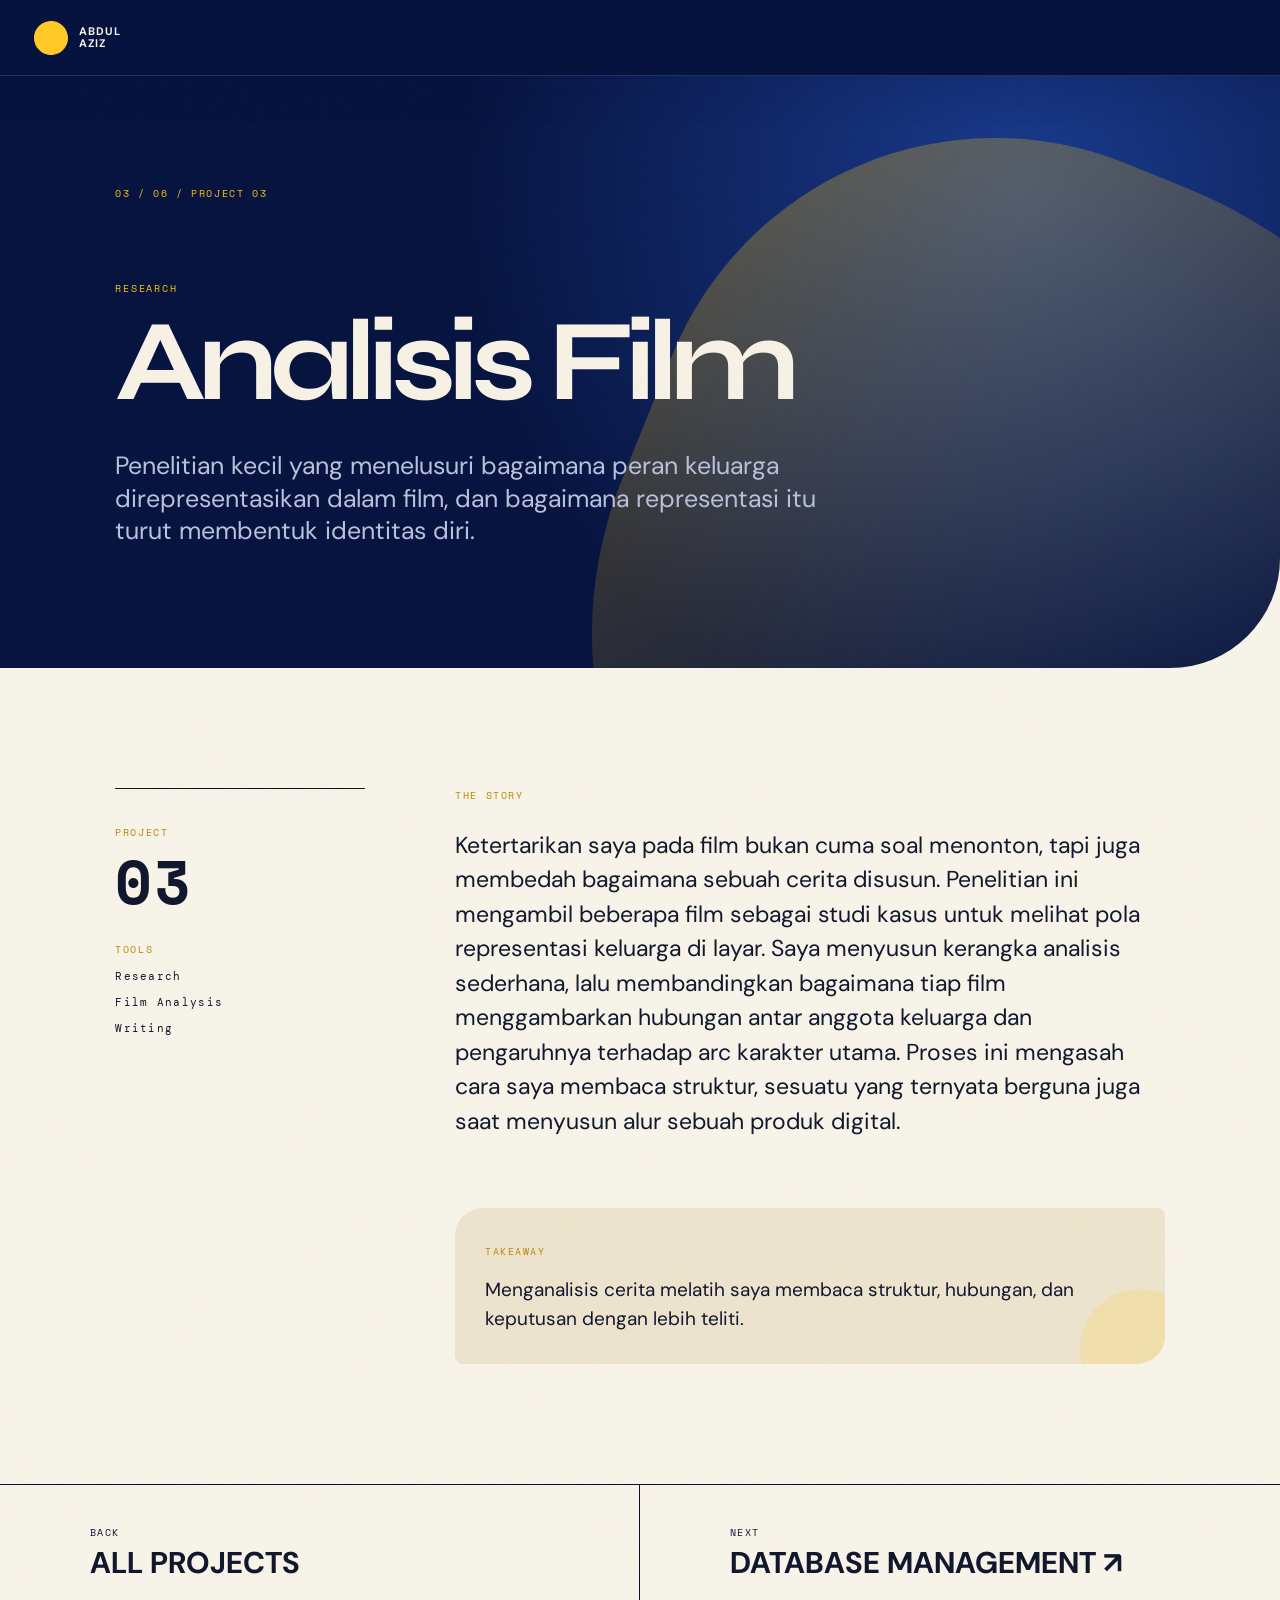
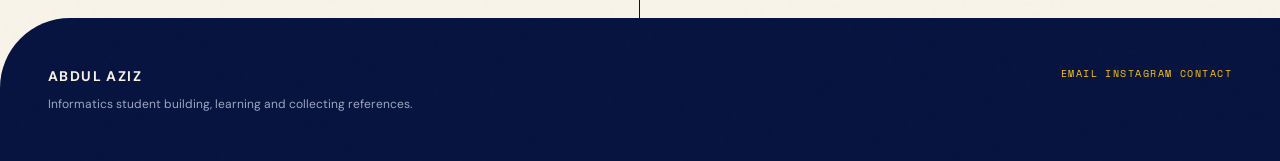
<file: project-03.html>
<!DOCTYPE html>
<html lang="id">
<head>
    <link rel="preconnect" href="https://fonts.googleapis.com">
    <link rel="preconnect" href="https://fonts.gstatic.com" crossorigin>
    <link href="https://fonts.googleapis.com/css2?family=DM+Sans:wght@400;500;600;700&family=Syne:wght@500;600;700;800&family=Space+Mono:wght@400;700&display=swap" rel="stylesheet">
<meta charset="UTF-8">
<meta name="viewport" content="width=device-width, initial-scale=1.0">
<meta name="description" content="Portfolio Abdul Aziz, mahasiswa Informatika.">
<meta name="author" content="Abdul Aziz">
<title>Analisis Film / Abdul Aziz</title>
<link rel="preconnect" href="https://fonts.googleapis.com">
<link rel="preconnect" href="https://fonts.gstatic.com" crossorigin>
<link href="https://fonts.googleapis.com/css2?family=DM+Sans:wght@400;500;600;700&family=DM+Mono:wght@400;500&family=Playfair+Display:ital,wght@0,600;1,600&display=swap" rel="stylesheet">
<link rel="stylesheet" href="style.css">
</head>
<body class="page-03">
<div class="cursor-glow"></div>
<header class="topbar">
  <a class="brand" href="index.html"><span>AZ</span><strong>ABDUL<br>AZIZ</strong></a>
  <div class="topbar-center"></div>
  <button class="menu-toggle" aria-expanded="false" aria-controls="site-nav"><span></span><span></span></button>
</header>
<aside class="side-nav" id="site-nav">
  <div class="side-title">NAVIGATION</div>
  <nav><a href="about.html" class="nav-link "><span>01</span>About</a><a href="skills.html" class="nav-link "><span>02</span>Skills</a><a href="projects.html" class="nav-link active"><span>03</span>Projects</a><a href="beyond.html" class="nav-link "><span>04</span>Beyond Code</a><a href="journey.html" class="nav-link "><span>05</span>Journey</a><a href="contact.html" class="nav-link "><span>06</span>Contact</a></nav>
  <div class="side-bottom"><span>BOGOR, ID</span><span>2026</span></div>
</aside>
<main><section class="case-hero"><div class="case-index">03 / 06 / PROJECT 03</div><p class="kicker">RESEARCH</p><h1>Analisis Film</h1><p class="case-lead">Penelitian kecil yang menelusuri bagaimana peran keluarga direpresentasikan dalam film, dan bagaimana representasi itu turut membentuk identitas diri.</p></section>
<section class="case-layout"><aside><span>PROJECT</span><strong>03</strong><span>TOOLS</span><b>Research</b><b>Film Analysis</b><b>Writing</b></aside><article><p class="case-label">THE STORY</p><p class="case-copy">Ketertarikan saya pada film bukan cuma soal menonton, tapi juga membedah bagaimana sebuah cerita disusun. Penelitian ini mengambil beberapa film sebagai studi kasus untuk melihat pola representasi keluarga di layar. Saya menyusun kerangka analisis sederhana, lalu membandingkan bagaimana tiap film menggambarkan hubungan antar anggota keluarga dan pengaruhnya terhadap arc karakter utama. Proses ini mengasah cara saya membaca struktur, sesuatu yang ternyata berguna juga saat menyusun alur sebuah produk digital.</p><div class="case-note"><span>TAKEAWAY</span><p>Menganalisis cerita melatih saya membaca struktur, hubungan, dan keputusan dengan lebih teliti.</p></div></article></section>
<section class="case-nav"><a href="projects.html"><span>BACK</span><strong>ALL PROJECTS</strong></a><a href="project-04.html"><span>NEXT</span><strong>DATABASE MANAGEMENT ↗</strong></a></section></main>
<footer class="footer"><div><strong>ABDUL AZIZ</strong><span>Informatics student building, learning and collecting references.</span></div><div class="footer-links"><a href="mailto:yaelahziz@gmail.com">EMAIL</a><a href="https://www.instagram.com/abd.jiss/" target="_blank" rel="noopener">INSTAGRAM</a><a href="contact.html">CONTACT</a></div></footer>
<script src="script.js"></script>
</body>
</html>
</file>
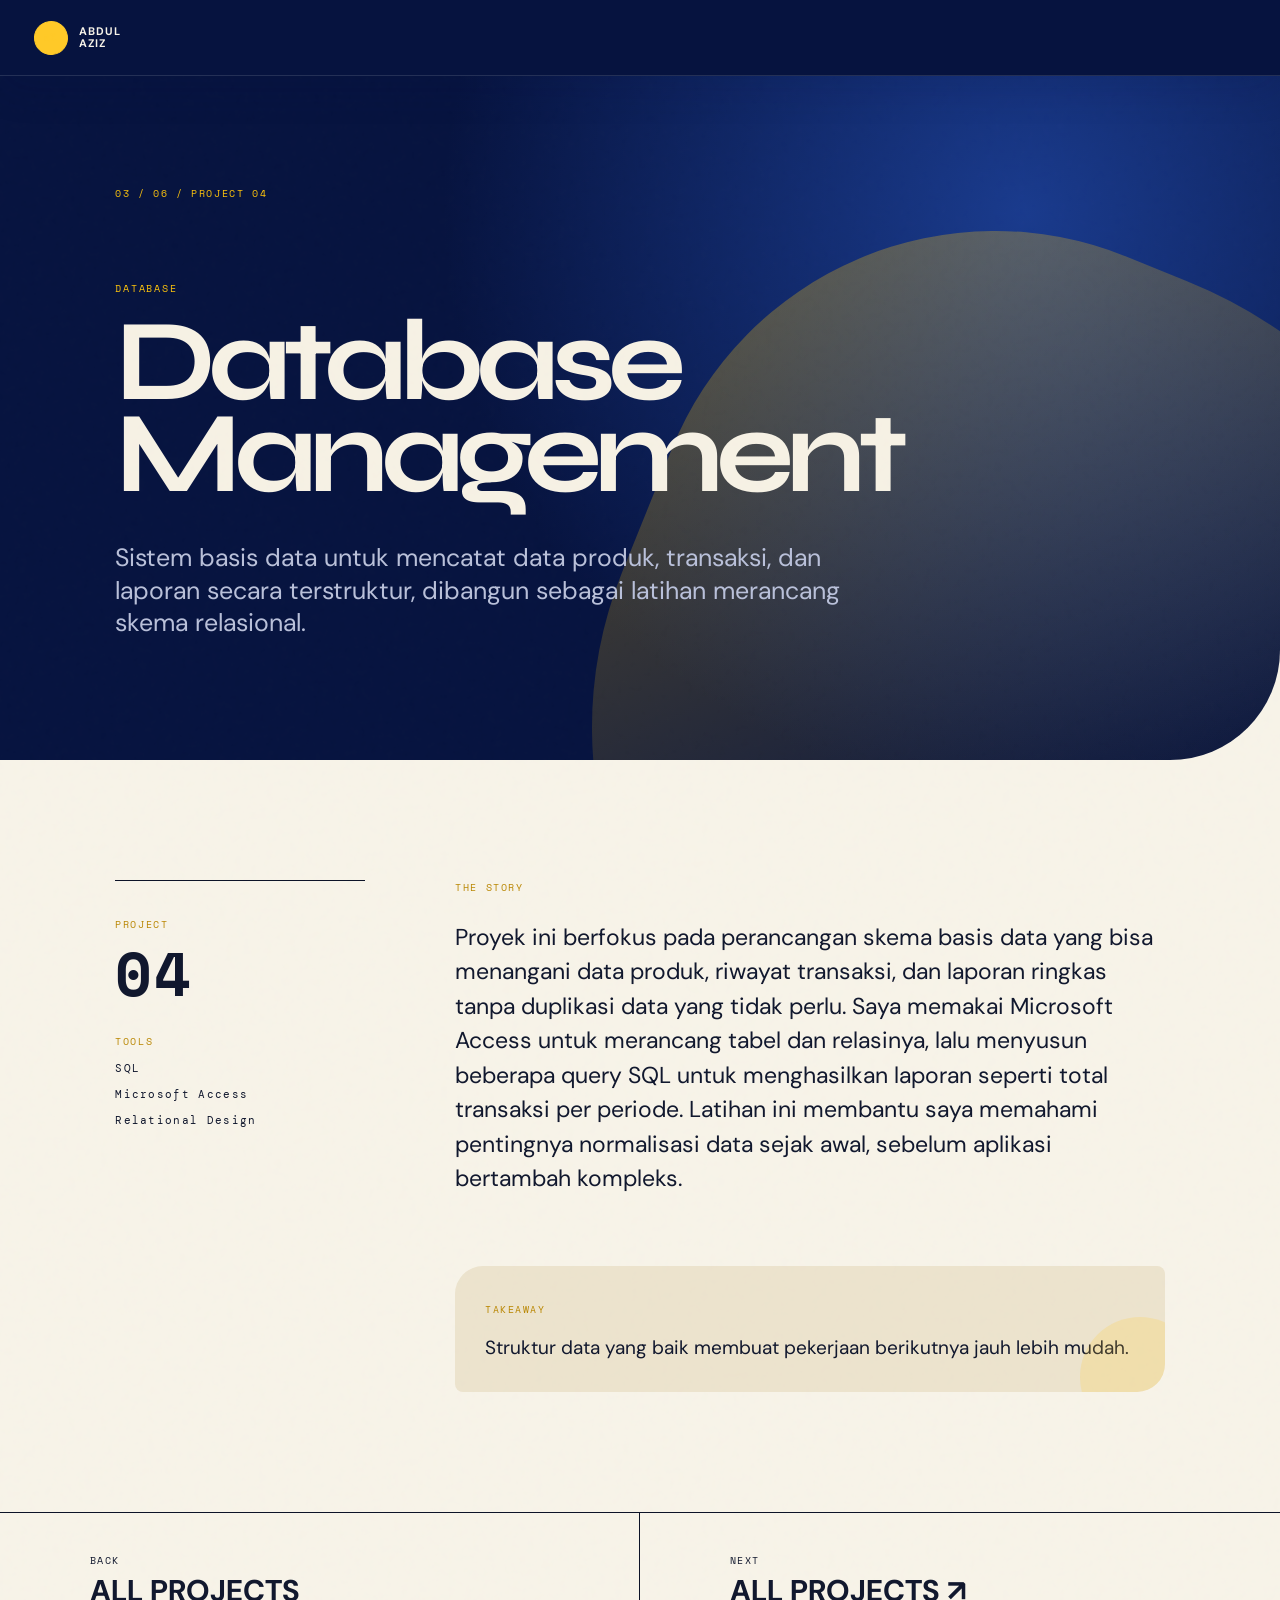
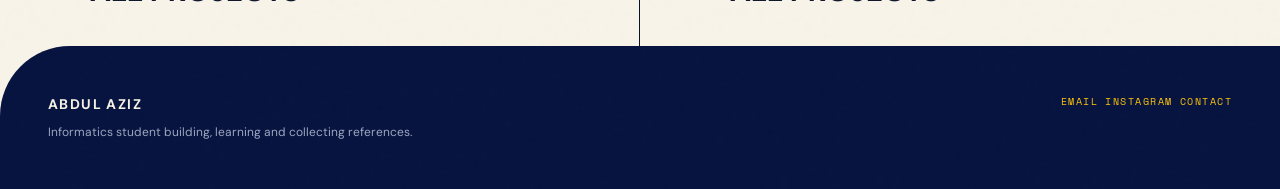
<file: project-04.html>
<!DOCTYPE html>
<html lang="id">
<head>
    <link rel="preconnect" href="https://fonts.googleapis.com">
    <link rel="preconnect" href="https://fonts.gstatic.com" crossorigin>
    <link href="https://fonts.googleapis.com/css2?family=DM+Sans:wght@400;500;600;700&family=Syne:wght@500;600;700;800&family=Space+Mono:wght@400;700&display=swap" rel="stylesheet">
<meta charset="UTF-8">
<meta name="viewport" content="width=device-width, initial-scale=1.0">
<meta name="description" content="Portfolio Abdul Aziz, mahasiswa Informatika.">
<meta name="author" content="Abdul Aziz">
<title>Database Management / Abdul Aziz</title>
<link rel="preconnect" href="https://fonts.googleapis.com">
<link rel="preconnect" href="https://fonts.gstatic.com" crossorigin>
<link href="https://fonts.googleapis.com/css2?family=DM+Sans:wght@400;500;600;700&family=DM+Mono:wght@400;500&family=Playfair+Display:ital,wght@0,600;1,600&display=swap" rel="stylesheet">
<link rel="stylesheet" href="style.css">
</head>
<body class="page-03">
<div class="cursor-glow"></div>
<header class="topbar">
  <a class="brand" href="index.html"><span>AZ</span><strong>ABDUL<br>AZIZ</strong></a>
  <div class="topbar-center"></div>
  <button class="menu-toggle" aria-expanded="false" aria-controls="site-nav"><span></span><span></span></button>
</header>
<aside class="side-nav" id="site-nav">
  <div class="side-title">NAVIGATION</div>
  <nav><a href="about.html" class="nav-link "><span>01</span>About</a><a href="skills.html" class="nav-link "><span>02</span>Skills</a><a href="projects.html" class="nav-link active"><span>03</span>Projects</a><a href="beyond.html" class="nav-link "><span>04</span>Beyond Code</a><a href="journey.html" class="nav-link "><span>05</span>Journey</a><a href="contact.html" class="nav-link "><span>06</span>Contact</a></nav>
  <div class="side-bottom"><span>BOGOR, ID</span><span>2026</span></div>
</aside>
<main><section class="case-hero"><div class="case-index">03 / 06 / PROJECT 04</div><p class="kicker">DATABASE</p><h1>Database Management</h1><p class="case-lead">Sistem basis data untuk mencatat data produk, transaksi, dan laporan secara terstruktur, dibangun sebagai latihan merancang skema relasional.</p></section>
<section class="case-layout"><aside><span>PROJECT</span><strong>04</strong><span>TOOLS</span><b>SQL</b><b>Microsoft Access</b><b>Relational Design</b></aside><article><p class="case-label">THE STORY</p><p class="case-copy">Proyek ini berfokus pada perancangan skema basis data yang bisa menangani data produk, riwayat transaksi, dan laporan ringkas tanpa duplikasi data yang tidak perlu. Saya memakai Microsoft Access untuk merancang tabel dan relasinya, lalu menyusun beberapa query SQL untuk menghasilkan laporan seperti total transaksi per periode. Latihan ini membantu saya memahami pentingnya normalisasi data sejak awal, sebelum aplikasi bertambah kompleks.</p><div class="case-note"><span>TAKEAWAY</span><p>Struktur data yang baik membuat pekerjaan berikutnya jauh lebih mudah.</p></div></article></section>
<section class="case-nav"><a href="projects.html"><span>BACK</span><strong>ALL PROJECTS</strong></a><a href="projects.html"><span>NEXT</span><strong>ALL PROJECTS ↗</strong></a></section></main>
<footer class="footer"><div><strong>ABDUL AZIZ</strong><span>Informatics student building, learning and collecting references.</span></div><div class="footer-links"><a href="mailto:yaelahziz@gmail.com">EMAIL</a><a href="https://www.instagram.com/abd.jiss/" target="_blank" rel="noopener">INSTAGRAM</a><a href="contact.html">CONTACT</a></div></footer>
<script src="script.js"></script>
</body>
</html>
</file>
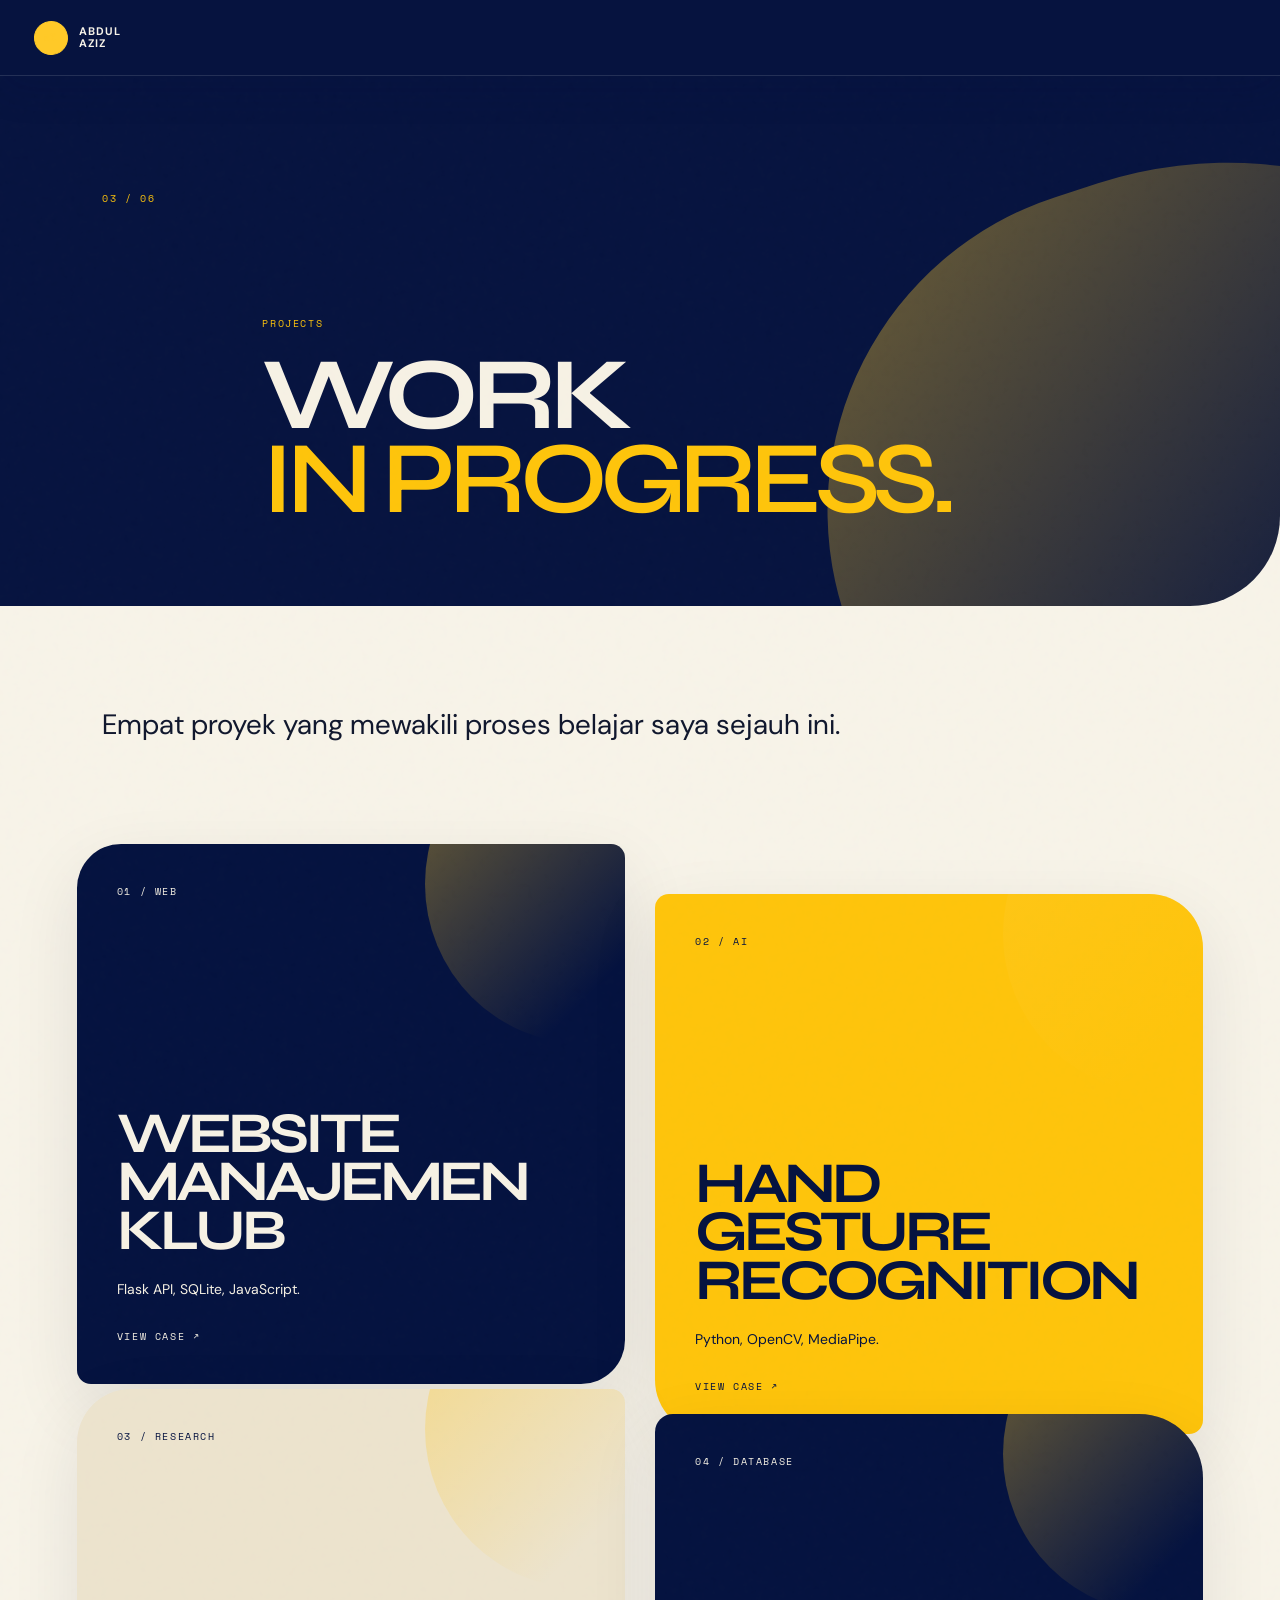
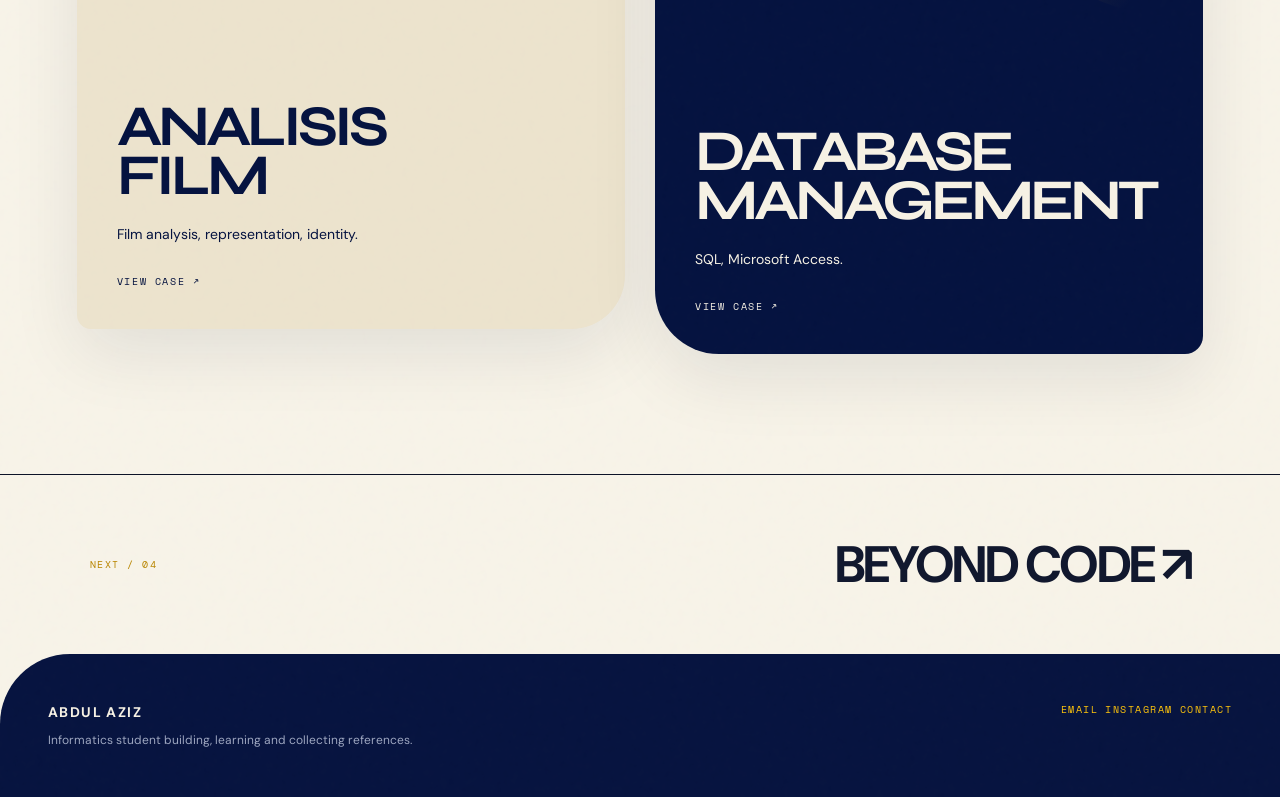
<file: projects.html>
<!DOCTYPE html>
<html lang="id">
<head>
    <link rel="preconnect" href="https://fonts.googleapis.com">
    <link rel="preconnect" href="https://fonts.gstatic.com" crossorigin>
    <link href="https://fonts.googleapis.com/css2?family=DM+Sans:wght@400;500;600;700&family=Syne:wght@500;600;700;800&family=Space+Mono:wght@400;700&display=swap" rel="stylesheet">
<meta charset="UTF-8">
<meta name="viewport" content="width=device-width, initial-scale=1.0">
<meta name="description" content="Portfolio Abdul Aziz, mahasiswa Informatika.">
<meta name="author" content="Abdul Aziz">
<title>Projects / Abdul Aziz</title>
<link rel="preconnect" href="https://fonts.googleapis.com">
<link rel="preconnect" href="https://fonts.gstatic.com" crossorigin>
<link href="https://fonts.googleapis.com/css2?family=DM+Sans:wght@400;500;600;700&family=DM+Mono:wght@400;500&family=Playfair+Display:ital,wght@0,600;1,600&display=swap" rel="stylesheet">
<link rel="stylesheet" href="style.css">
</head>
<body class="page-03">
<div class="cursor-glow"></div>
<header class="topbar">
  <a class="brand" href="index.html"><span>AZ</span><strong>ABDUL<br>AZIZ</strong></a>
  <div class="topbar-center">
  <button class="menu-toggle" aria-expanded="false" aria-controls="site-nav"><span></span><span></span></button>
</header>
<aside class="side-nav" id="site-nav">
  <div class="side-title">NAVIGATION</div>
  <nav><a href="about.html" class="nav-link "><span>01</span>About</a><a href="skills.html" class="nav-link "><span>02</span>Skills</a><a href="projects.html" class="nav-link active"><span>03</span>Projects</a><a href="beyond.html" class="nav-link "><span>04</span>Beyond Code</a><a href="journey.html" class="nav-link "><span>05</span>Journey</a><a href="contact.html" class="nav-link "><span>06</span>Contact</a></nav>
  <div class="side-bottom"><span>BOGOR, ID</span><span>2026</span></div>
</aside>
<main><section class="page-hero"><div class="page-index">03 / 06</div><div><p class="kicker">PROJECTS</p><h1>WORK<br><i>IN PROGRESS.</i></h1></div><div class="hero-side-note"><br><br></div></section>
<section class="projects-intro"><p>Empat proyek yang mewakili proses belajar saya sejauh ini. </p></section>
<section class="project-grid">
<a href="project-01.html" class="project-card p-dark"><span>01 / WEB</span><h2>WEBSITE<br>MANAJEMEN<br>KLUB</h2><p>Flask API, SQLite, JavaScript.</p><strong>VIEW CASE ↗</strong></a>
<a href="project-02.html" class="project-card p-gold"><span>02 / AI</span><h2>HAND<br>GESTURE<br>RECOGNITION</h2><p>Python, OpenCV, MediaPipe.</p><strong>VIEW CASE ↗</strong></a>
<a href="project-03.html" class="project-card p-light"><span>03 / RESEARCH</span><h2>ANALISIS<br>FILM</h2><p>Film analysis, representation, identity.</p><strong>VIEW CASE ↗</strong></a>
<a href="project-04.html" class="project-card p-dark"><span>04 / DATABASE</span><h2>DATABASE<br>MANAGEMENT</h2><p>SQL, Microsoft Access.</p><strong>VIEW CASE ↗</strong></a>
</section><section class="next-page"><a href="beyond.html"><span>NEXT / 04</span><strong>BEYOND CODE ↗</strong></a></section></main>
<footer class="footer"><div><strong>ABDUL AZIZ</strong><span>Informatics student building, learning and collecting references.</span></div><div class="footer-links"><a href="mailto:yaelahziz@gmail.com">EMAIL</a><a href="https://www.instagram.com/abd.jiss/" target="_blank" rel="noopener">INSTAGRAM</a><a href="contact.html">CONTACT</a></div></footer>
<script src="script.js"></script>
</body>
</html>
</file>
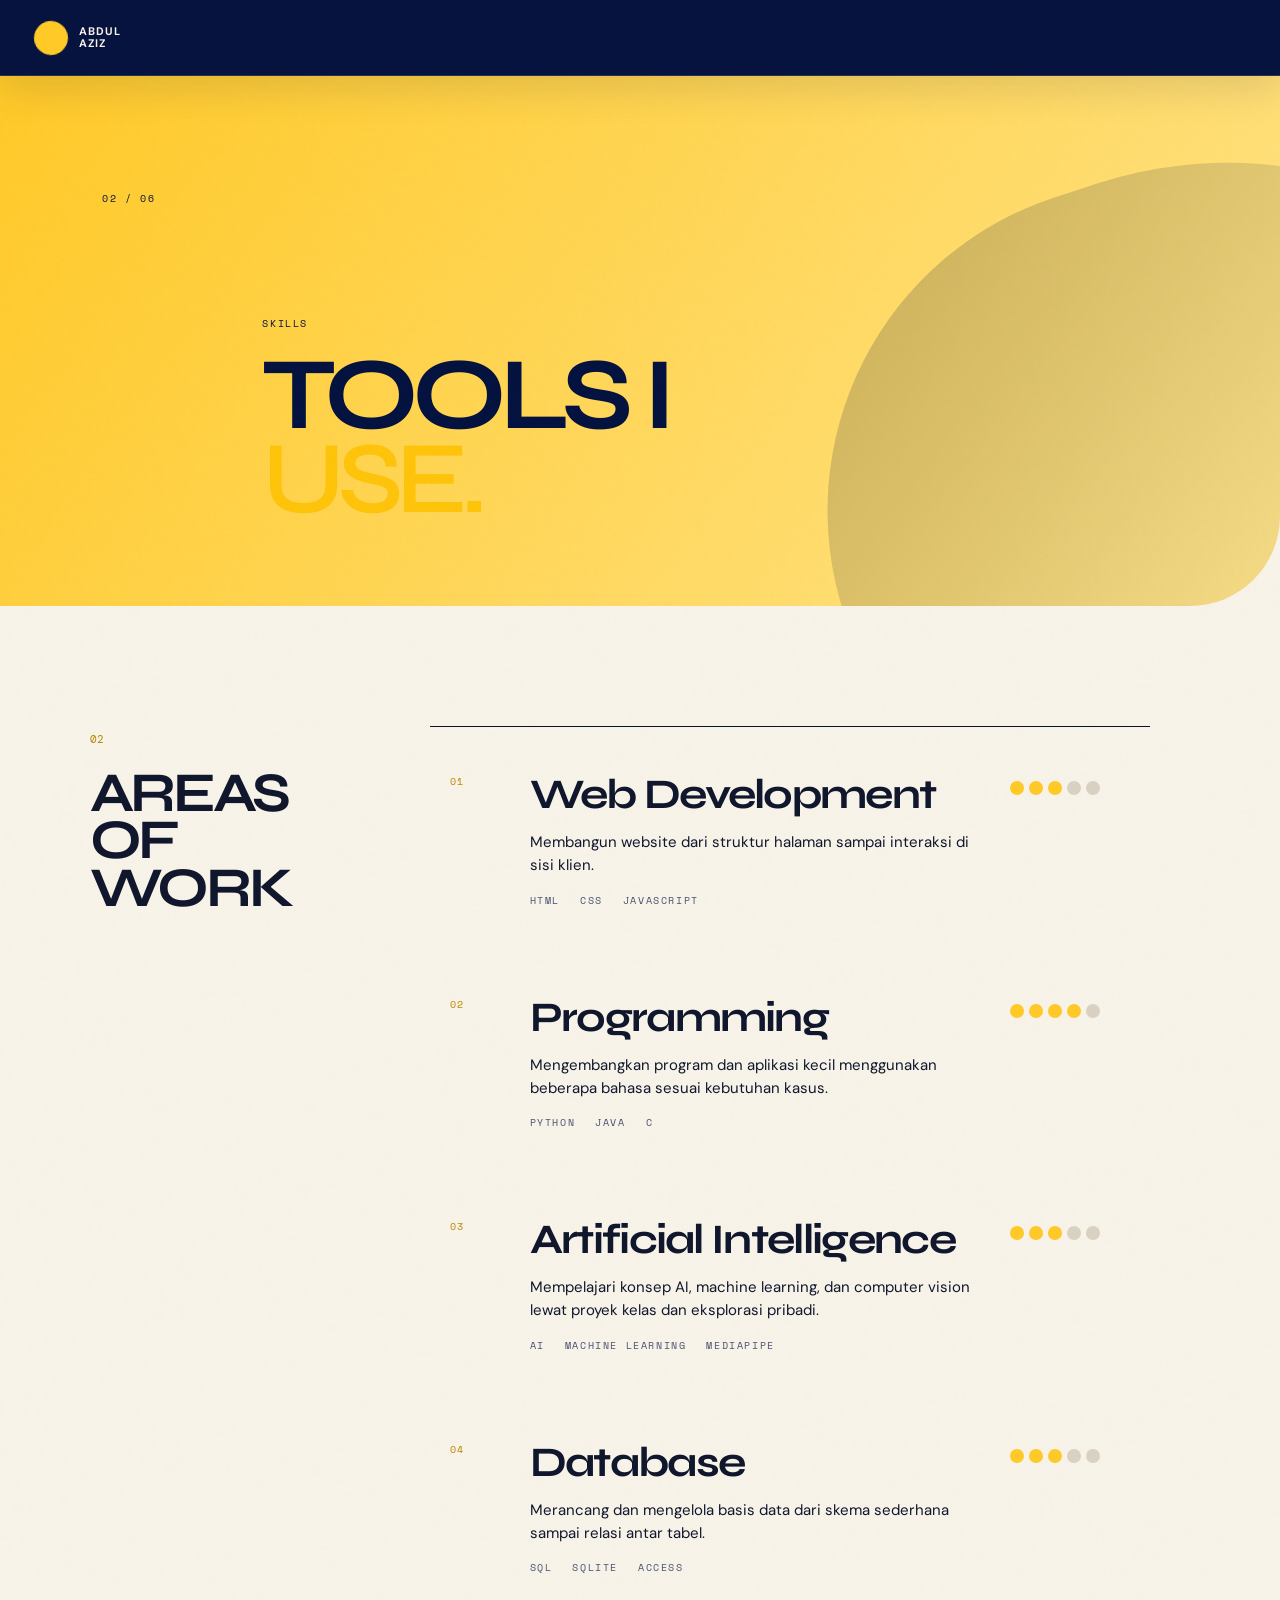
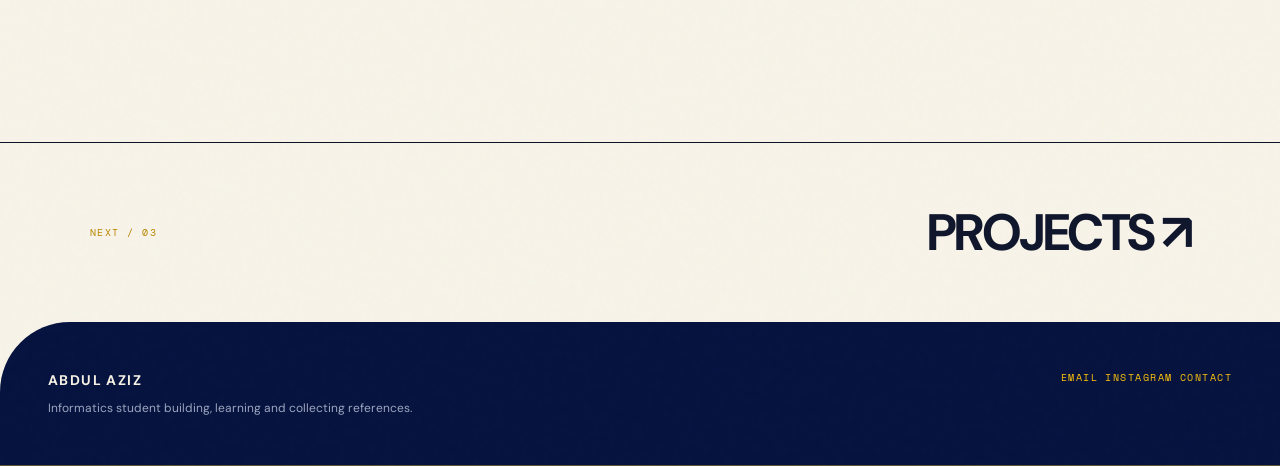
<file: skills.html>
<!DOCTYPE html>
<html lang="id">
<head>
    <link rel="preconnect" href="https://fonts.googleapis.com">
    <link rel="preconnect" href="https://fonts.gstatic.com" crossorigin>
    <link href="https://fonts.googleapis.com/css2?family=DM+Sans:wght@400;500;600;700&family=Syne:wght@500;600;700;800&family=Space+Mono:wght@400;700&display=swap" rel="stylesheet">
<meta charset="UTF-8">
<meta name="viewport" content="width=device-width, initial-scale=1.0">
<meta name="description" content="Portfolio Abdul Aziz, mahasiswa Informatika.">
<meta name="author" content="Abdul Aziz">
<title>Skills / Abdul Aziz</title>
<link rel="preconnect" href="https://fonts.googleapis.com">
<link rel="preconnect" href="https://fonts.gstatic.com" crossorigin>
<link href="https://fonts.googleapis.com/css2?family=DM+Sans:wght@400;500;600;700&family=DM+Mono:wght@400;500&family=Playfair+Display:ital,wght@0,600;1,600&display=swap" rel="stylesheet">
<link rel="stylesheet" href="style.css">
</head>
<body class="page-02">
<div class="cursor-glow"></div>
<header class="topbar">
  <a class="brand" href="index.html"><span>AZ</span><strong>ABDUL<br>AZIZ</strong></a>
  <div class="topbar-center"></div>
  <button class="menu-toggle" aria-expanded="false" aria-controls="site-nav"><span></span><span></span></button>
</header>
<aside class="side-nav" id="site-nav">
  <div class="side-title">NAVIGATION</div>
  <nav><a href="about.html" class="nav-link "><span>01</span>About</a><a href="skills.html" class="nav-link active"><span>02</span>Skills</a><a href="projects.html" class="nav-link "><span>03</span>Projects</a><a href="beyond.html" class="nav-link "><span>04</span>Beyond Code</a><a href="journey.html" class="nav-link "><span>05</span>Journey</a><a href="contact.html" class="nav-link "><span>06</span>Contact</a></nav>
  <div class="side-bottom"><span>BOGOR, ID</span><span>2026</span></div>
</aside>
<main><section class="page-hero hero-gold"><div class="page-index">02 / 06</div><div><p class="kicker">SKILLS</p><h1>TOOLS I<br><i>USE.</i></h1></div><div class="hero-side-note"><br><br></div></section>
<section class="skills-layout"><div class="sticky-title"><span>02</span><h2>AREAS<br>OF WORK</h2></div><div class="skill-list">
<article class="skill-row"><span class="skill-number">01</span><div><h3>Web Development</h3><p>Membangun website dari struktur halaman sampai interaksi di sisi klien.</p><div class="skill-tools"><span>HTML</span><span>CSS</span><span>JAVASCRIPT</span></div></div><div class="skill-meter"><i></i><i></i><i></i><i></i><i></i></div></article>
<article class="skill-row"><span class="skill-number">02</span><div><h3>Programming</h3><p>Mengembangkan program dan aplikasi kecil menggunakan beberapa bahasa sesuai kebutuhan kasus.</p><div class="skill-tools"><span>PYTHON</span><span>JAVA</span><span>C</span></div></div><div class="skill-meter"><i></i><i></i><i></i><i></i><i></i></div></article>
<article class="skill-row"><span class="skill-number">03</span><div><h3>Artificial Intelligence</h3><p>Mempelajari konsep AI, machine learning, dan computer vision lewat proyek kelas dan eksplorasi pribadi.</p><div class="skill-tools"><span>AI</span><span>MACHINE LEARNING</span><span>MEDIAPIPE</span></div></div><div class="skill-meter"><i></i><i></i><i></i><i></i><i></i></div></article>
<article class="skill-row"><span class="skill-number">04</span><div><h3>Database</h3><p>Merancang dan mengelola basis data dari skema sederhana sampai relasi antar tabel.</p><div class="skill-tools"><span>SQL</span><span>SQLITE</span><span>ACCESS</span></div></div><div class="skill-meter"><i></i><i></i><i></i><i></i><i></i></div></article>
</div></section><section class="next-page"><a href="projects.html"><span>NEXT / 03</span><strong>PROJECTS ↗</strong></a></section></main>
<footer class="footer"><div><strong>ABDUL AZIZ</strong><span>Informatics student building, learning and collecting references.</span></div><div class="footer-links"><a href="mailto:yaelahziz@gmail.com">EMAIL</a><a href="https://www.instagram.com/abd.jiss/" target="_blank" rel="noopener">INSTAGRAM</a><a href="contact.html">CONTACT</a></div></footer>
<script src="script.js"></script>
</body>
</html>
</file>
<file: style.css>
*{box-sizing:border-box}html{scroll-behavior:smooth}body{margin:0;background:#f6f1e4;color:#0b1226;font-family:"DM Sans",sans-serif;line-height:1.55;overflow-x:hidden}body:before{content:"";position:fixed;inset:0;pointer-events:none;opacity:.035;background-image:url("data:image/svg+xml,%3Csvg viewBox='0 0 180 180' xmlns='http://www.w3.org/2000/svg'%3E%3Cfilter id='n'%3E%3CfeTurbulence type='fractalNoise' baseFrequency='.9' numOctaves='3' stitchTiles='stitch'/%3E%3C/filter%3E%3Crect width='100%25' height='100%25' filter='url(%23n)' opacity='.35'/%3E%3C/svg%3E");z-index:100}a{text-decoration:none;color:inherit}button{font:inherit}img{max-width:100%;display:block}p,h1,h2,h3{margin:0}::selection{background:#fec40b;color:#04123f}.topbar{position:fixed;top:0;left:0;right:0;height:74px;background:#04123f;color:#f6f1e4;z-index:80;display:flex;align-items:center;justify-content:space-between;padding:0 32px;border-bottom:1px solid #24325e}.brand{display:flex;align-items:center;gap:12px;letter-spacing:.08em}.brand>span{font-family:"DM Mono";font-size:11px;border:1px solid #fec40b;width:31px;height:31px;display:grid;place-items:center;color:#fec40b}.brand strong{font-size:11px;line-height:1.05}.topbar-center{font:10px "DM Mono";letter-spacing:.18em;color:#b9c0d9}.menu-toggle{display:none;border:0;background:transparent;width:36px;height:36px;padding:7px}.menu-toggle span{display:block;height:1px;background:#fec40b;margin:6px 0}.side-nav{position:fixed;top:74px;bottom:0;left:0;width:220px;background:#04123f;color:#f6f1e4;padding:34px 24px 25px;z-index:70;display:flex;flex-direction:column}.side-title,.side-bottom,.nav-link span,.page-index,.kicker,.hero-side-note,.index-mark,.hero-strip,.skill-tools,.skill-number,.case-index,.case-label,.case-layout aside,.case-nav span,.project-card>span,.project-card strong,.beyond-card>div>span,.beyond-card a,.timeline-item>div>span,.contact-list span,.contact-end{font:10px "DM Mono";letter-spacing:.16em}.side-title{color:#b9c0d9;margin-bottom:24px}.side-nav nav{display:flex;flex-direction:column}.nav-link{display:grid;grid-template-columns:28px 1fr;align-items:center;padding:15px 0;border-top:1px solid #24325e;font-size:14px;transition:.25s}.nav-link:last-child{border-bottom:1px solid #24325e}.nav-link span{color:#b9c0d9}.nav-link:hover,.nav-link.active{color:#fec40b;padding-left:8px}.nav-link.active span{color:#fec40b}.side-bottom{margin-top:auto;color:#7f89a9;display:flex;justify-content:space-between}.side-bottom span:last-child{color:#fec40b}main{margin-left:220px;padding-top:74px}.footer{margin-left:220px;background:#04123f;color:#f6f1e4;padding:40px 48px;display:flex;justify-content:space-between;gap:30px}.footer>div{display:flex;flex-direction:column;gap:7px}.footer strong{font-size:14px;letter-spacing:.1em}.footer span{color:#9da6c0;font-size:12px}.footer-links{flex-direction:row!important;align-items:flex-start}.footer-links a{font:10px "DM Mono";letter-spacing:.15em;color:#fec40b}.cursor-glow{position:fixed;width:320px;height:320px;border-radius:50%;background:radial-gradient(circle,rgba(254,196,11,.12),transparent 65%);pointer-events:none;transform:translate(-50%,-50%);z-index:0}.hero-home{min-height:calc(100vh - 74px);background:#04123f;color:#f6f1e4;position:relative;overflow:hidden}.hero-home:after{content:"";position:absolute;inset:0;background:linear-gradient(120deg,transparent 40%,rgba(254,196,11,.13) 40%,rgba(254,196,11,.03) 70%,transparent 70%);pointer-events:none}.hero-grid{min-height:calc(100vh - 140px);display:grid;grid-template-columns:1.1fr .9fr;position:relative;z-index:2}.hero-copy{padding:100px 8vw 60px;display:flex;flex-direction:column;justify-content:center}.index-mark{color:#fec40b;margin-bottom:28px}.hero-copy h1{font-size:clamp(74px,10vw,150px);line-height:.8;letter-spacing:-.07em;font-weight:700}.hero-copy h1 i,.page-hero h1 i,.contact-hero h1 i{font-family:"Playfair Display";font-weight:600;color:#fec40b}.hero-intro{max-width:560px;font-size:17px;color:#b9c0d9;margin-top:42px}.hero-actions{display:flex;align-items:center;gap:32px;margin-top:40px}.big-link{font:11px "DM Mono";letter-spacing:.16em;color:#04123f;background:#fec40b;padding:17px 22px;transition:.25s}.big-link:hover{transform:translate(5px,-5px);box-shadow:8px 8px 0 #f6f1e4}.big-link span{font-size:16px;margin-left:18px}.text-link{font:10px "DM Mono";letter-spacing:.16em;color:#f6f1e4;border-bottom:1px solid #7f89a9;padding-bottom:5px}.hero-visual{position:relative;min-height:100%;background:linear-gradient(145deg,#0b1d55,#04123f 52%,#b98600);display:flex;align-items:center;justify-content:center}.portrait-frame{width:min(62%,430px);position:relative;border:1px solid #fec40b;padding:14px;transform:rotate(3deg);box-shadow:28px 28px 0 rgba(254,196,11,.16)}.portrait-frame img{aspect-ratio:3/4;object-fit:cover;filter:grayscale(100%) contrast(1.05)}.portrait-frame:after{content:"";position:absolute;inset:25px -25px -25px 25px;border:1px solid rgba(246,241,228,.25);z-index:-1}.portrait-frame span{position:absolute;bottom:-34px;left:0;font:9px "DM Mono";letter-spacing:.14em;color:#b9c0d9}.visual-number{position:absolute;top:100px;left:12%;font:clamp(100px,16vw,230px) "DM Mono";color:rgba(246,241,228,.045);line-height:1}.slash{position:absolute;right:7%;bottom:15%;font:11px "DM Mono";letter-spacing:.2em;line-height:1.9;color:#fec40b;text-align:right}.hero-strip{height:66px;border-top:1px solid #24325e;display:flex;justify-content:space-between;align-items:center;padding:0 5vw;color:#7f89a9;position:relative;z-index:2}.home-map{padding:120px 6vw;background:#f6f1e4}.section-heading{display:grid;grid-template-columns:200px 1fr;gap:50px;margin-bottom:60px}.section-heading>span{font:10px "DM Mono";letter-spacing:.18em;color:#b98600}.section-heading h2{font-size:clamp(44px,6vw,90px);line-height:.92;letter-spacing:-.05em}.section-heading h2 i{font-family:"Playfair Display"}.map-grid{display:grid;grid-template-columns:repeat(12,1fr);gap:16px}.map-card{min-height:310px;padding:28px;display:flex;flex-direction:column;position:relative;overflow:hidden;transition:.3s;grid-column:span 4;border:1px solid #0b1226}.map-card:hover{transform:translateY(-8px)}.map-card.tall{min-height:420px;grid-row:span 2}.map-card.wide{grid-column:span 8}.card-dark{background:#04123f;color:#f6f1e4}.card-gold{background:#fec40b;color:#04123f}.card-light{background:#ece3cd;color:#04123f}.card-index{font:10px "DM Mono";letter-spacing:.15em}.map-card h3{font-size:clamp(36px,4vw,64px);line-height:.85;letter-spacing:-.06em;margin-top:auto}.map-card p{max-width:390px;font-size:14px;margin-top:22px}.map-card strong{font:10px "DM Mono";letter-spacing:.14em;margin-top:28px}.page-hero{min-height:520px;background:#04123f;color:#f6f1e4;padding:110px 8vw 80px;display:grid;grid-template-columns:160px 1fr 190px;align-items:end;position:relative;overflow:hidden}.page-hero:after{content:"";position:absolute;width:55vw;height:55vw;border-radius:50%;right:-25%;bottom:-60%;background:linear-gradient(135deg,rgba(254,196,11,.32),transparent 60%);pointer-events:none}.page-hero>*{position:relative;z-index:2}.page-hero .page-index{color:#fec40b;align-self:start}.page-hero .kicker{color:#fec40b;margin-bottom:22px}.page-hero h1{font-size:clamp(64px,9vw,140px);line-height:.82;letter-spacing:-.07em}.hero-side-note{color:#b9c0d9;line-height:1.8;text-align:right}.hero-gold{background:#fec40b;color:#04123f}.hero-gold .kicker,.hero-gold .page-index{color:#04123f}.hero-gold:after{background:linear-gradient(135deg,rgba(4,18,63,.2),transparent 60%)}.split-content,.skills-layout{display:grid;grid-template-columns:260px minmax(0,720px);gap:80px;max-width:1200px;padding:120px 7vw;margin:auto}.sticky-title{position:sticky;top:120px;height:max-content}.sticky-title span{font:11px "DM Mono";color:#b98600}.sticky-title h2{font-size:52px;line-height:.85;letter-spacing:-.06em;margin-top:18px}.content-column{font-size:17px}.content-column .lead{font-size:27px;line-height:1.3;margin-bottom:34px}.content-column p{margin-bottom:28px}.fact-grid{display:grid;grid-template-columns:repeat(3,1fr);border-top:1px solid #0b1226;border-bottom:1px solid #0b1226;margin-top:60px}.fact-grid div{padding:24px 10px;border-right:1px solid #0b1226;display:flex;flex-direction:column}.fact-grid div:last-child{border-right:0}.fact-grid strong{font-size:40px;line-height:1}.fact-grid span{font:9px "DM Mono";letter-spacing:.15em;margin-top:10px}.quote-block{padding:110px 10vw;background:#ece3cd}.quote-block p{font:600 clamp(34px,5vw,72px)/1.05 "Playfair Display";max-width:1050px}.quote-block.dark{background:#04123f;color:#f6f1e4}.next-page{border-top:1px solid #0b1226}.next-page a{display:flex;justify-content:space-between;align-items:center;padding:35px 7vw}.next-page span{font:10px "DM Mono";letter-spacing:.15em;color:#b98600}.next-page strong{font-size:clamp(30px,4vw,58px);letter-spacing:-.05em}.skill-list{border-top:1px solid #0b1226}.skill-row{display:grid;grid-template-columns:55px 1fr 120px;gap:25px;padding:38px 0;border-bottom:1px solid #0b1226;align-items:start}.skill-number{color:#b98600}.skill-row h3{font-size:38px;line-height:1;letter-spacing:-.04em}.skill-row p{max-width:650px;margin:15px 0;font-size:15px}.skill-tools{display:flex;gap:20px;color:#4b5270;flex-wrap:wrap}.skill-meter{display:flex;gap:5px;padding-top:7px}.skill-meter i{width:14px;height:14px;border:1px solid #0b1226}.skill-meter i:nth-child(-n+3){background:#fec40b}.skills-layout .skill-row:nth-child(2) .skill-meter i:nth-child(-n+4),.skills-layout .skill-row:nth-child(3) .skill-meter i:nth-child(-n+2){background:#fec40b}.projects-intro{max-width:820px;padding:90px 8vw;font-size:25px;line-height:1.35}.project-grid{display:grid;grid-template-columns:repeat(2,1fr);gap:16px;padding:0 6vw 100px}.project-card{min-height:510px;padding:34px;display:flex;flex-direction:column;border:1px solid #0b1226;position:relative;overflow:hidden;transition:.3s}.project-card:before{content:"";position:absolute;width:260px;height:260px;border-radius:50%;right:-100px;top:-100px;background:linear-gradient(135deg,rgba(254,196,11,.4),transparent 70%)}.project-card:hover{transform:translateY(-8px)}.p-dark{background:#04123f;color:#f6f1e4}.p-gold{background:#fec40b;color:#04123f}.p-light{background:#ece3cd;color:#04123f}.project-card>span{position:relative}.project-card h2{font-size:clamp(48px,5vw,82px);line-height:.84;letter-spacing:-.07em;margin-top:auto;position:relative}.project-card p{font-size:14px;margin-top:24px;position:relative}.project-card strong{margin-top:28px;position:relative}.case-hero{padding:100px 9vw 110px;background:#04123f;color:#f6f1e4;position:relative;overflow:hidden}.case-hero:after{content:"";position:absolute;right:-15vw;bottom:-28vw;width:65vw;height:65vw;border-radius:50%;background:linear-gradient(135deg,rgba(254,196,11,.35),transparent 65%)}.case-index,.case-hero .kicker,.case-hero h1,.case-hero .case-lead{position:relative;z-index:2}.case-index{color:#fec40b;margin-bottom:80px}.case-hero .kicker{font:10px "DM Mono";letter-spacing:.18em;color:#fec40b;margin-bottom:20px}.case-hero h1{font-size:clamp(68px,10vw,150px);line-height:.8;letter-spacing:-.07em;max-width:1100px}.case-lead{font-size:25px;line-height:1.3;max-width:760px;color:#b9c0d9;margin-top:42px}.case-layout{display:grid;grid-template-columns:250px minmax(0,800px);gap:90px;padding:120px 9vw}.case-layout aside{border-top:1px solid #0b1226;display:flex;flex-direction:column;gap:12px;padding-top:18px}.case-layout aside span{color:#b98600;margin-top:18px}.case-layout aside strong{font-size:60px;line-height:1}.case-layout aside b{font:11px "DM Mono";letter-spacing:.12em;font-weight:400}.case-label{color:#b98600;margin-bottom:25px}.case-copy{font-size:23px;line-height:1.5}.case-note{margin-top:70px;padding:30px;background:#ece3cd;border-left:8px solid #fec40b}.case-note span{font:10px "DM Mono";letter-spacing:.15em;color:#b98600}.case-note p{font-size:19px;margin-top:12px}.case-nav{display:grid;grid-template-columns:1fr 1fr;border-top:1px solid #0b1226}.case-nav a{padding:40px 7vw;display:flex;flex-direction:column;gap:8px;border-right:1px solid #0b1226}.case-nav a:last-child{border-right:0}.case-nav strong{font-size:30px;line-height:1}.beyond-grid{display:grid;grid-template-columns:1fr 1fr}.beyond-card{min-height:650px;padding:60px;display:grid;grid-template-columns:120px 1fr;gap:40px}.beyond-card.film{background:#04123f;color:#f6f1e4}.beyond-card.music{background:#fec40b;color:#04123f}.big-letter{font:170px/.7 "Playfair Display"}.beyond-card h2{font-size:72px;line-height:.85;letter-spacing:-.06em;margin:40px 0 25px}.beyond-card p{font-size:17px;max-width:420px}.beyond-card a{display:inline-block;margin-top:45px;border-bottom:1px solid currentColor;padding-bottom:6px}.timeline{max-width:1100px;padding:120px 7vw 140px;margin:auto;position:relative}.timeline-line{position:absolute;left:calc(7vw + 185px);top:150px;bottom:120px;width:1px;background:#0b1226}.timeline-item{display:grid;grid-template-columns:160px 50px 1fr;gap:25px;position:relative;padding:35px 0}.timeline-item .year{font:12px "DM Mono";color:#b98600;line-height:1.6}.timeline-item .dot{width:14px;height:14px;border:2px solid #04123f;background:#f6f1e4;border-radius:50%;margin-top:3px;z-index:2}.timeline-item.current .dot{background:#fec40b}.timeline-item>div:last-child{border-bottom:1px solid #0b1226;padding-bottom:45px}.timeline-item span{color:#b98600}.timeline-item h2{font-size:48px;line-height:.9;letter-spacing:-.05em;margin:15px 0 8px}.timeline-item h3{font-size:17px;color:#4b5270;font-weight:500}.timeline-item p{max-width:650px;margin-top:18px}.contact-hero{background:#fec40b;color:#04123f;padding:100px 9vw 110px;min-height:560px;display:flex;flex-direction:column;justify-content:flex-end;position:relative;overflow:hidden}.contact-hero:after{content:"";position:absolute;width:55vw;height:55vw;border-radius:50%;right:-25%;top:-55%;background:linear-gradient(135deg,rgba(4,18,63,.22),transparent 65%)}.contact-hero>*{position:relative;z-index:2}.contact-hero .page-index{margin-bottom:auto}.contact-hero .kicker{font:10px "DM Mono";letter-spacing:.18em;margin-bottom:20px}.contact-hero h1{font-size:clamp(74px,11vw,160px);line-height:.78;letter-spacing:-.08em}.contact-hero h1 i{color:#04123f}.contact-hero>p:last-child{font-size:21px;max-width:700px;margin-top:38px}.contact-list{padding:0 7vw}.contact-list>a,.contact-list>div{display:grid;grid-template-columns:220px 1fr 50px;align-items:center;padding:35px 0;border-bottom:1px solid #0b1226}.contact-list span{color:#b98600}.contact-list strong{font-size:clamp(24px,3vw,46px);letter-spacing:-.04em}.contact-list b{font-size:25px;font-weight:400}.contact-end{background:#04123f;color:#f6f1e4;margin-top:100px;padding:55px 7vw;display:flex;justify-content:space-between;align-items:center}.contact-end p{color:#fec40b}.contact-end a{font:10px "DM Mono";letter-spacing:.15em}.reveal{opacity:0;transform:translateY(20px);transition:.7s}.reveal.show{opacity:1;transform:none}@media(max-width:1000px){.side-nav{transform:translateX(-100%);transition:.35s;width:280px}.side-nav.open{transform:none}.menu-toggle{display:block}.topbar-center{display:none}main,.footer{margin-left:0}.hero-grid{grid-template-columns:1fr}.hero-visual{min-height:540px}.hero-copy{padding:90px 7vw 70px}.hero-copy h1{font-size:clamp(76px,18vw,150px)}.page-hero{grid-template-columns:90px 1fr;min-height:470px}.hero-side-note{grid-column:2;text-align:left;margin-top:35px}.split-content,.skills-layout,.case-layout{grid-template-columns:1fr;gap:45px;padding:90px 7vw}.sticky-title{position:static}.skill-row{grid-template-columns:45px 1fr}.skill-meter{grid-column:2}.project-grid{grid-template-columns:1fr}.beyond-grid{grid-template-columns:1fr}.beyond-card{min-height:520px}.timeline-line{left:calc(7vw + 120px)}.timeline-item{grid-template-columns:100px 35px 1fr}.contact-list>a,.contact-list>div{grid-template-columns:150px 1fr 30px}}@media(max-width:650px){.topbar{height:64px;padding:0 18px}.side-nav{top:64px}main{padding-top:64px}.hero-copy{padding:75px 22px 55px}.hero-intro{font-size:15px;margin-top:32px}.hero-actions{flex-direction:column;align-items:flex-start;gap:22px}.hero-visual{min-height:450px}.portrait-frame{width:68%}.hero-strip{padding:0 22px;font-size:8px}.hero-strip span:nth-child(2){display:none}.home-map{padding:80px 22px}.section-heading{display:block;margin-bottom:40px}.section-heading>span{display:block;margin-bottom:20px}.section-heading h2{font-size:48px}.map-grid{display:block}.map-card{min-height:330px;margin-bottom:12px}.map-card.tall{min-height:330px}.map-card.wide{min-height:330px}.page-hero{display:block;padding:85px 22px 65px;min-height:470px}.page-hero h1{font-size:66px}.page-hero .page-index{margin-bottom:100px}.hero-side-note{margin-top:35px}.split-content,.skills-layout,.case-layout{padding:75px 22px}.sticky-title h2{font-size:44px}.content-column .lead{font-size:22px}.fact-grid{margin-top:45px}.fact-grid strong{font-size:31px}.skill-row{grid-template-columns:35px 1fr}.skill-row h3{font-size:30px}.skill-tools{gap:10px;font-size:9px}.projects-intro{padding:70px 22px;font-size:20px}.project-grid{padding:0 22px 70px}.project-card{min-height:430px;padding:25px}.project-card h2{font-size:51px}.case-hero{padding:80px 22px}.case-index{margin-bottom:70px}.case-hero h1{font-size:66px}.case-lead{font-size:20px}.case-nav{grid-template-columns:1fr}.case-nav a{border-right:0;border-bottom:1px solid #0b1226;padding:30px 22px}.beyond-card{padding:40px 22px;grid-template-columns:70px 1fr;gap:15px;min-height:500px}.big-letter{font-size:100px}.beyond-card h2{font-size:55px}.timeline{padding:70px 22px}.timeline-line{left:107px;top:100px}.timeline-item{grid-template-columns:70px 22px 1fr;gap:15px}.timeline-item h2{font-size:33px}.contact-hero{padding:80px 22px;min-height:540px}.contact-hero h1{font-size:68px}.contact-list{padding:0 22px}.contact-list>a,.contact-list>div{grid-template-columns:1fr 28px;gap:15px}.contact-list span{grid-column:1/-1}.contact-list strong{font-size:25px;overflow-wrap:anywhere}.contact-end{margin-top:70px;padding:35px 22px;display:block}.contact-end a{display:block;margin-top:25px}.footer{padding:35px 22px;display:block}.footer-links{margin-top:25px;gap:20px}.cursor-glow{display:none}}

/* =====================================================
   PLAYFUL REBUILD OVERRIDES
   ===================================================== */
:root{
  --navy:#06133f;
  --navy-2:#10245f;
  --gold:#ffc928;
  --paper:#f7f3e8;
  --ink:#10172d;
  --muted:#66708d;
}
html{background:var(--paper)}
body{
  font-family:"DM Sans",sans-serif;
  background:var(--paper);
  color:var(--ink);
  animation:pageEnter .72s cubic-bezier(.22,1,.36,1) both;
}
body:after{
  content:"";
  position:fixed;
  inset:0;
  background:var(--gold);
  z-index:9999;
  pointer-events:none;
  transform:translateY(100%);
}
body.page-leaving:after{
  animation:pageLeave .46s cubic-bezier(.76,0,.24,1) forwards;
}
@keyframes pageEnter{from{opacity:0;transform:translateY(18px)}to{opacity:1;transform:none}}
@keyframes pageLeave{from{transform:translateY(100%)}to{transform:translateY(0)}}

h1,h2,h3,.hero-copy h1,.page-hero h1,.contact-hero h1,.case-hero h1,.project-card h2,
.section-heading h2,.sticky-title h2,.skill-row h3,.timeline-item h2,.beyond-card h2,
.quote-block p{font-family:"Syne",sans-serif!important;font-style:normal!important}
.hero-copy h1 i,.page-hero h1 i,.contact-hero h1 i,.quote-block p{font-family:"Syne",sans-serif!important;font-style:normal!important}
.brand>span,.topbar-center,.side-title,.side-bottom,.nav-link span,.page-index,.kicker,.hero-side-note,
.index-mark,.hero-strip,.skill-tools,.skill-number,.case-index,.case-label,.case-layout aside,
.case-nav span,.project-card>span,.project-card strong,.beyond-card>div>span,.beyond-card a,
.timeline-item>div>span,.contact-list span,.contact-end,.big-link,.text-link,.footer-links a,
.case-hero .kicker{font-family:"Space Mono",monospace!important}

/* softer, more expressive navigation */
.topbar{height:82px;padding:0 38px;background:var(--navy);border-bottom:0;box-shadow:0 12px 40px rgba(6,19,63,.12)}
.brand{gap:13px}.brand>span{border:0;background:var(--gold);color:var(--navy);border-radius:50%;transform:rotate(-8deg);font-weight:700}
.side-nav{top:82px;background:var(--navy);border-right:0;padding:38px 28px}
.nav-link{border:0;border-radius:18px;padding:14px 12px;margin:3px 0;transition:transform .28s ease,background .28s ease,color .28s ease}
.nav-link:last-child{border:0}.nav-link:hover,.nav-link.active{background:rgba(255,201,40,.11);padding-left:18px;transform:translateX(5px)}
.nav-link span{color:#8994b6}.side-bottom{color:#7783a8}
main{padding-top:82px}

/* organic hero */
.hero-home{background:var(--navy);isolation:isolate}
.hero-home:after{background:linear-gradient(135deg,transparent 35%,rgba(255,201,40,.20) 35%,rgba(255,201,40,.04) 62%,transparent 62%);mix-blend-mode:screen}
.hero-grid{min-height:calc(100vh - 148px);grid-template-columns:1.05fr .95fr}
.hero-copy{padding:100px 7vw 70px;position:relative}
.hero-copy:before{content:"";position:absolute;width:210px;height:210px;border-radius:48% 52% 62% 38%;background:var(--gold);opacity:.08;left:-70px;top:100px;transform:rotate(25deg)}
.hero-copy h1{font-size:clamp(72px,9.6vw,145px);letter-spacing:-.085em;line-height:.82;max-width:850px}
.hero-copy h1 i{color:var(--gold)}
.hero-intro{font-size:18px;max-width:600px;line-height:1.6}
.big-link{border-radius:999px;padding:17px 24px;box-shadow:0 0 0 rgba(255,201,40,0);transition:transform .3s,box-shadow .3s}
.big-link:hover{transform:translateY(-5px) rotate(-1deg);box-shadow:8px 10px 0 var(--paper)}
.text-link{border:0;position:relative}.text-link:after{content:"";position:absolute;left:0;bottom:-5px;width:100%;height:2px;background:var(--gold);transform:scaleX(.35);transform-origin:left;transition:.3s}.text-link:hover:after{transform:scaleX(1)}
.hero-visual{background:radial-gradient(circle at 65% 40%,#19347d 0,#0b205c 34%,var(--navy) 68%);overflow:hidden}
.hero-visual:before{content:"";position:absolute;width:70%;aspect-ratio:1;border-radius:42% 58% 65% 35%;background:linear-gradient(145deg,rgba(255,201,40,.9),rgba(255,201,40,.08));right:-25%;top:-12%;transform:rotate(22deg);filter:blur(.2px)}
.hero-visual:after{content:"";position:absolute;width:46%;aspect-ratio:1;border-radius:50%;border:1px solid rgba(247,243,232,.18);left:4%;bottom:7%}
.portrait-frame{width:min(58%,420px);border:0;padding:0;transform:rotate(-3deg);box-shadow:none;z-index:3}
.portrait-frame img{border-radius:45% 55% 50% 50% / 38% 42% 58% 62%;border:10px solid var(--paper);box-shadow:18px 22px 0 rgba(255,201,40,.85);filter:none}
.portrait-frame:after{inset:20px -25px -35px 25px;border:2px dashed rgba(247,243,232,.35);border-radius:46% 54% 48% 52%;z-index:-1}
.portrait-frame span{left:10px;bottom:-62px}
.visual-number{font-family:"Syne",sans-serif!important;font-weight:800;font-style:italic;color:rgba(247,243,232,.06);z-index:1}
.slash{z-index:4}
.hero-strip{background:rgba(0,0,0,.08);border-top:1px solid rgba(247,243,232,.12)}

/* remove the card-grid feeling */
.home-map{background:var(--paper);padding:130px 6vw 120px}
.section-heading{margin-bottom:70px}.section-heading h2{font-size:clamp(48px,6vw,88px)}
.map-grid{gap:28px;align-items:stretch}
.map-card{border:0;min-height:330px;padding:38px;border-radius:36px 12px 36px 12px;box-shadow:0 20px 55px rgba(16,23,45,.08)}
.map-card:nth-child(2){border-radius:16px 52px 16px 52px;transform:translateY(36px)}
.map-card:nth-child(3){border-radius:52px 16px 52px 16px}
.map-card:nth-child(4){border-radius:24px 70px 24px 70px;transform:translateY(-20px)}
.map-card:nth-child(5){border-radius:70px 24px 70px 24px}
.map-card:hover{transform:translateY(-10px) rotate(-.5deg)}
.map-card:nth-child(2):hover,.map-card:nth-child(4):hover{transform:translateY(22px) rotate(.5deg)}
.card-dark{background:linear-gradient(145deg,var(--navy),#122c70)}
.card-gold{background:linear-gradient(135deg,var(--gold),#ffdf70)}
.card-light{background:#eae3d2}
.map-card h3{font-size:clamp(40px,4vw,67px);font-family:"Syne",sans-serif!important}
.map-card:after{content:"";position:absolute;width:90px;height:90px;border-radius:50%;border:1px solid currentColor;right:28px;top:28px;opacity:.18}

/* page hero */
.page-hero{min-height:530px;padding:115px 8vw 85px;background:var(--navy);border-radius:0 0 90px 0;grid-template-columns:160px 1fr 190px}
.page-hero:after{width:62vw;height:62vw;right:-28%;bottom:-65%;border-radius:44% 56% 50% 50%;background:linear-gradient(145deg,rgba(255,201,40,.42),transparent 66%);transform:rotate(-18deg)}
.page-hero h1{font-size:clamp(68px,9vw,140px)}
.hero-gold{background:linear-gradient(125deg,var(--gold),#ffe48a)}
.hero-gold:after{background:linear-gradient(145deg,rgba(6,19,63,.22),transparent 68%)}

/* content sections */
.split-content,.skills-layout,.case-layout{max-width:1280px}
.sticky-title h2{font-size:56px}
.quote-block{border-radius:90px 0 90px 0;margin:0 4vw;padding:100px 7vw;background:#e9e1cf}
.quote-block.dark{background:var(--navy);border-radius:0 90px 0 90px}
.quote-block p{font-weight:700}
.next-page a{padding:50px 7vw;transition:.3s}.next-page a:hover{background:#ebe4d5;padding-left:8vw}

/* skills as flowing rows, no mini boxes */
.skill-row{grid-template-columns:55px 1fr 120px;padding:42px 20px;border-bottom:0;border-radius:24px;margin:5px 0;transition:.3s}
.skill-row:hover{background:#ebe4d5;transform:translateX(10px)}
.skill-row h3{font-size:42px}.skill-meter i{border:0;border-radius:50%;background:#d9d2c3!important}.skill-meter i:nth-child(-n+3),.skills-layout .skill-row:nth-child(2) .skill-meter i:nth-child(-n+4),.skills-layout .skill-row:nth-child(3) .skill-meter i:nth-child(-n+2){background:var(--gold)!important}

/* projects */
.projects-intro{max-width:950px;font-size:28px;padding:100px 8vw}
.project-grid{gap:30px;padding:0 6vw 120px}
.project-card{border:0;border-radius:44px 14px 44px 14px;min-height:540px;padding:40px;box-shadow:0 24px 70px rgba(16,23,45,.09)}
.project-card:nth-child(2){border-radius:14px 54px 14px 54px;transform:translateY(50px)}
.project-card:nth-child(3){border-radius:54px 14px 54px 14px;transform:translateY(-25px)}
.project-card:nth-child(4){border-radius:18px 64px 18px 64px}
.project-card:before{width:320px;height:320px;right:-120px;top:-120px;background:linear-gradient(135deg,rgba(255,201,40,.45),transparent 68%)}
.project-card:hover{transform:translateY(-12px) rotate(-.6deg)}
.project-card:nth-child(2):hover{transform:translateY(35px) rotate(.6deg)}.project-card:nth-child(3):hover{transform:translateY(-38px) rotate(.5deg)}
.project-card h2{font-size:clamp(50px,5vw,82px)}

/* case studies */
.case-hero{padding:110px 9vw 120px;border-radius:0 0 110px 0;background:radial-gradient(circle at 80% 20%,#193a8d,var(--navy) 50%)}
.case-hero:after{right:-17vw;bottom:-31vw;width:70vw;height:70vw;border-radius:42% 58% 50% 50%;transform:rotate(22deg)}
.case-hero h1{font-size:clamp(70px,10vw,150px)}
.case-note{border-left:0;border-radius:28px 8px 28px 8px;position:relative;overflow:hidden}.case-note:after{content:"";position:absolute;width:120px;height:120px;border-radius:50%;background:var(--gold);opacity:.2;right:-35px;bottom:-45px}
.case-nav a{transition:.3s}.case-nav a:hover{background:#ebe4d5;padding-left:8vw}

/* beyond */
.beyond-grid{gap:28px;padding:30px 6vw 100px}
.beyond-card{min-height:620px;border-radius:60px 16px 60px 16px;padding:60px;box-shadow:0 24px 70px rgba(16,23,45,.09)}
.beyond-card.music{border-radius:16px 60px 16px 60px}
.beyond-card h2{font-size:78px}.big-letter{font-family:"Syne",sans-serif!important;font-weight:800;font-style:italic}

/* journey */
.timeline-item{padding:45px 0}.timeline-item>div:last-child{border-bottom:0}.timeline-item h2{font-size:52px}.timeline-item .dot{border:0;background:var(--paper);box-shadow:0 0 0 7px var(--paper),0 0 0 8px var(--navy)}.timeline-item.current .dot{background:var(--gold)}
.timeline-line{background:#c8c1b2}

/* contact */
.contact-hero{background:linear-gradient(125deg,var(--gold),#ffe78d);border-radius:0 0 0 100px}
.contact-hero h1{font-size:clamp(76px,11vw,160px)}
.contact-list>a,.contact-list>div{border-bottom:0;border-radius:24px;padding:38px 25px;transition:.3s}.contact-list>a:hover{background:#ebe4d5;transform:translateX(10px)}
.contact-list strong{font-family:"Syne",sans-serif!important}
.contact-end{border-radius:80px 0 0 0}

.footer{background:var(--navy);border-radius:70px 0 0 0;padding:48px}

@media(max-width:1000px){
  .topbar{height:70px}.side-nav{top:70px}main{padding-top:70px}
  .map-card:nth-child(n),.project-card:nth-child(n){transform:none}.map-card:nth-child(n):hover,.project-card:nth-child(n):hover{transform:translateY(-8px) rotate(-.4deg)}
  .page-hero,.case-hero{border-radius:0 0 60px 0}
  .beyond-grid{padding:20px 7vw 80px}
}
@media(max-width:650px){
  .topbar{height:64px;padding:0 18px}.side-nav{top:64px}main{padding-top:64px}
  .hero-copy h1{font-size:clamp(66px,19vw,110px)}
  .portrait-frame{width:68%}
  .page-hero,.case-hero{border-radius:0 0 38px 0}.page-hero h1,.case-hero h1{font-size:64px}
  .quote-block{margin:0 16px;border-radius:42px 0 42px 0;padding:70px 28px}
  .project-card,.map-card,.beyond-card{border-radius:34px 10px 34px 10px!important}
  .beyond-card.music{border-radius:10px 34px 10px 34px!important}
  .contact-hero{border-radius:0 0 0 55px}
  .footer{border-radius:45px 0 0 0}
}


/* =====================================================
   COMPACT DESKTOP SCALE
   Keeps browser zoom at 100% while making the portfolio
   visually calmer and easier to scan on desktop.
   ===================================================== */
@media (min-width:1001px){
  body{
    zoom:.82;
  }
}

/* =========================================
   MOBILE HOME — PHOTO AS BACKGROUND
   ========================================= */
@media (max-width: 650px) {

  .hero-home {
    position: relative;
    min-height: calc(100svh - 64px);
    overflow: hidden;
  }

  .hero-grid {
    display: block;
    min-height: calc(100svh - 64px);
    position: relative;
  }

  /* Tulisan berada di depan foto */
  .hero-copy {
    position: relative;
    z-index: 5;
    min-height: calc(100svh - 64px);
    padding: 80px 22px 100px;
    justify-content: center;
  }

  /* Foto jadi background */
  .hero-visual {
    position: absolute;
    inset: 0;
    z-index: 1;
    min-height: 100%;
    background: var(--navy);
    display: block;
    overflow: hidden;
  }

  /* Foto dibuat memenuhi layar */
  .portrait-frame {
    position: absolute;
    width: 100%;
    height: 100%;
    inset: 0;
    transform: none;
    z-index: 1;
  }

  .portrait-frame img {
    width: 100%;
    height: 100%;
    aspect-ratio: auto;
    object-fit: cover;
    object-position: center top;

    border: 0;
    border-radius: 0;
    box-shadow: none;

    filter: grayscale(100%) contrast(1.05);
    opacity: .28;
  }

  /* Gradient gelap supaya tulisan tetap jelas */
  .hero-visual::before {
    content: "";
    position: absolute;
    inset: 0;
    z-index: 2;

    background:
      linear-gradient(
        180deg,
        rgba(6,19,63,.25) 0%,
        rgba(6,19,63,.55) 45%,
        rgba(6,19,63,.95) 100%
      );
  }

  /* Hilangkan lingkaran dekorasi */
  .hero-visual::after {
    display: none;
  }

  /* Elemen dekorasi di hero visual disembunyikan */
  .visual-number,
  .slash,
  .portrait-frame span {
    display: none;
  }

  /* Hero text tetap paling depan */
  .hero-copy > * {
    position: relative;
    z-index: 6;
  }

  .hero-copy h1 {
    max-width: 100%;
    font-size: clamp(64px, 19vw, 110px);
    line-height: .82;
  }

  .hero-intro {
    max-width: 340px;
    font-size: 15px;
    color: #d5d9e5;
    margin-top: 28px;
  }

  .hero-actions {
    margin-top: 30px;
  }

  .hero-strip {
    position: relative;
    z-index: 10;
  }
}

/* =========================================
   BEYOND CODE — PHOTO BACKGROUND
   ========================================= */

.beyond-card {
    position: relative;
    overflow: hidden;
    isolation: isolate;
}

/* Film — Martin Scorsese */
.beyond-card.film {
    background:
        linear-gradient(
            90deg,
            rgba(4,18,63,.94) 0%,
            rgba(4,18,63,.72) 45%,
            rgba(4,18,63,.35) 100%
        ),
        url("assets/scorsese.jpg") center / cover no-repeat;
}

/* Music — Oasis */
.beyond-card.music {
    background:
        linear-gradient(
            90deg,
            rgba(254,196,11,.94) 0%,
            rgba(254,196,11,.72) 45%,
            rgba(254,196,11,.35) 100%
        ),
        url("assets/oasis.jpg") center / cover no-repeat;
}

/* Semua tulisan tetap berada di atas foto */
.beyond-card > * {
    position: relative;
    z-index: 2;
}

/* =========================================================
   FINAL RESPONSIVE + DESKTOP NAVIGATION FIX
   Abdul Aziz Portfolio
   ========================================================= */


/* ---------------------------------------------------------
   GLOBAL SAFETY
   --------------------------------------------------------- */

html {
    width: 100%;
    max-width: 100%;
    overflow-x: hidden;
    scroll-behavior: smooth;
}

body {
    width: 100%;
    max-width: 100%;
    min-width: 0;
    overflow-x: hidden;
}

*,
*::before,
*::after {
    box-sizing: border-box;
}

img,
video,
iframe,
svg {
    max-width: 100%;
}

h1,
h2,
h3,
h4,
p,
a,
span,
strong,
b {
    overflow-wrap: break-word;
}


/* =========================================================
   DESKTOP NAVIGATION
   1001px+
   ========================================================= */

@media (min-width: 1001px) {

    /* TOP BAR */

    .topbar {
        position: fixed;
        top: 0;
        left: 0;
        right: 0;

        width: 100%;
        height: 76px;

        padding: 0 34px;

        display: flex;
        align-items: center;

        background: var(--navy, #06133f);
        color: var(--paper, #f7f3e8);

        border-bottom: 1px solid rgba(255,255,255,.12);

        z-index: 1000;
    }


    /* BRAND */

    .brand {
        flex: 0 0 auto;

        display: flex;
        align-items: center;

        gap: 11px;

        text-decoration: none;

        position: relative;
        z-index: 2;
    }

    .brand > span {
        width: 34px;
        height: 34px;

        display: grid;
        place-items: center;

        border: 1px solid var(--gold, #ffc928);

        color: var(--gold, #ffc928);

        font-family: "DM Mono", monospace;
        font-size: 10px;
    }

    .brand strong {
        font-size: 11px;
        line-height: 1.05;

        letter-spacing: .08em;
    }


    /* -----------------------------------------------------
       DESKTOP NAV
       ----------------------------------------------------- */

    .desktop-nav {
        flex: 1 1 auto;

        display: flex;
        align-items: center;
        justify-content: center;

        gap: 4px;

        height: 100%;

        margin: 0 24px;

        min-width: 0;
    }

    .desktop-nav-link {
        position: relative;

        display: inline-flex;
        align-items: center;
        justify-content: center;

        gap: 8px;

        height: 42px;

        padding: 0 13px;

        color: #b9c0d9;

        font-family: "DM Sans", sans-serif;

        font-size: 12px;
        font-weight: 600;

        text-decoration: none;

        white-space: nowrap;

        transition:
            color .25s ease,
            transform .25s ease,
            background .25s ease;
    }


    /* NUMBER */

    .desktop-nav-link span {
        font-family: "DM Mono", monospace;

        font-size: 8px;

        letter-spacing: .08em;

        color: #707b9e;

        transition:
            color .25s ease,
            transform .25s ease;
    }


    /* GOLD UNDERLINE */

    .desktop-nav-link::after {
        content: "";

        position: absolute;

        left: 12px;
        right: 12px;
        bottom: 3px;

        height: 2px;

        background: var(--gold, #ffc928);

        transform: scaleX(0);
        transform-origin: center;

        transition: transform .25s ease;
    }


    /* HOVER */

    .desktop-nav-link:hover {
        color: var(--gold, #ffc928);

        transform: translateY(-2px);
    }

    .desktop-nav-link:hover span {
        color: var(--gold, #ffc928);

        transform: translateY(-1px);
    }

    .desktop-nav-link:hover::after {
        transform: scaleX(1);
    }


    /* ACTIVE */

    .desktop-nav-link.active {
        color: var(--gold, #ffc928);
    }

    .desktop-nav-link.active span {
        color: var(--gold, #ffc928);
    }

    .desktop-nav-link.active::after {
        transform: scaleX(1);
    }


    /* COPYRIGHT */

    .topbar-center {
        flex: 0 0 auto;

        max-width: 190px;

        text-align: right;

        font-family: "DM Mono", monospace;

        font-size: 8px;

        letter-spacing: .12em;

        line-height: 1.4;

        color: #8f98b7;
    }


    /* -----------------------------------------------------
       HIDE OLD SIDEBAR ON DESKTOP
       ----------------------------------------------------- */

    .side-nav {
        display: none !important;
    }


    /* -----------------------------------------------------
       MAIN / FOOTER
       Remove old 220px sidebar spacing
       ----------------------------------------------------- */

    main {
        width: 100%;

        margin-left: 0 !important;

        padding-top: 76px !important;
    }

    .footer {
        width: 100%;

        margin-left: 0 !important;
    }


    /* -----------------------------------------------------
       HOME HERO
       ----------------------------------------------------- */

    .hero-home {
        min-height: calc(100vh - 76px);
    }

    .hero-grid {
        min-height: calc(100vh - 142px);
    }


    /* -----------------------------------------------------
       DESKTOP SCALE
       ----------------------------------------------------- */

    .hero-copy h1 {
        font-size: clamp(68px, 8vw, 130px);
    }

    .page-hero h1 {
        font-size: clamp(62px, 8vw, 120px);
    }

    .contact-hero h1 {
        font-size: clamp(68px, 9vw, 135px);
    }

    .case-hero h1 {
        font-size: clamp(64px, 9vw, 135px);
    }


    /* Prevent oversized desktop elements */

    .map-card h3 {
        font-size: clamp(32px, 3.5vw, 58px);
    }

    .project-card h2 {
        font-size: clamp(42px, 4.5vw, 72px);
    }

    .beyond-card h2 {
        font-size: clamp(48px, 5vw, 70px);
    }

}


/* =========================================================
   TABLET
   651px - 1000px
   ========================================================= */

@media (min-width: 651px) and (max-width: 1000px) {

    .topbar {
        height: 70px;

        padding: 0 24px;
    }

    main {
        padding-top: 70px !important;

        margin-left: 0 !important;
    }

    .footer {
        margin-left: 0 !important;
    }

    .desktop-nav {
        display: none;
    }

    .topbar-center {
        display: block;
    }

    .side-nav {
        top: 70px !important;
        width: min(320px, 82vw);

        transform: translateX(-100%);
    }

    .side-nav.open {
        transform: translateX(0);
    }

    .hero-copy {
        padding: 80px 7vw 60px;
    }

    .hero-copy h1 {
        font-size: clamp(64px, 13vw, 110px);
    }

    .page-hero h1 {
        font-size: clamp(58px, 10vw, 100px);
    }

    .contact-hero h1 {
        font-size: clamp(60px, 11vw, 115px);
    }

    .case-hero h1 {
        font-size: clamp(58px, 10vw, 110px);
    }

    .project-card {
        min-height: 440px;
    }

}


/* =========================================================
   MOBILE
   <= 650px
   ========================================================= */

@media (max-width: 650px) {

    html,
    body {
        width: 100%;
        max-width: 100%;

        overflow-x: hidden;
    }


    /* -----------------------------------------------------
       TOPBAR
       ----------------------------------------------------- */

    .topbar {
        position: fixed;

        top: 0;
        left: 0;
        right: 0;

        width: 100%;

        height: 62px;

        padding: 0 16px;

        z-index: 1000;
    }

    .desktop-nav {
        display: none !important;
    }

    .topbar-center {
        display: none !important;
    }


    /* BRAND */

    .brand {
        gap: 8px;
    }

    .brand > span {
        width: 29px;
        height: 29px;

        font-size: 9px;
    }

    .brand strong {
        font-size: 9px;
    }


    /* MENU BUTTON */

    .menu-toggle {
        width: 38px;
        height: 38px;

        display: flex;

        align-items: center;
        justify-content: center;

        flex-direction: column;

        gap: 5px;

        padding: 7px;

        cursor: pointer;
    }

    .menu-toggle span {
        width: 22px;

        height: 1px;

        margin: 0;

        transition:
            transform .25s ease,
            opacity .25s ease;
    }


    /* -----------------------------------------------------
       MOBILE SIDE NAV
       ----------------------------------------------------- */

    .side-nav {
        position: fixed;

        top: 62px !important;
        bottom: 0;

        left: 0;

        width: min(300px, 88vw);

        max-width: 88vw;

        padding: 25px 20px 20px;

        overflow-y: auto;
        overflow-x: hidden;

        transform: translateX(-105%);

        transition: transform .3s cubic-bezier(.22,1,.36,1);

        z-index: 999;
    }

    .side-nav.open {
        transform: translateX(0);
    }

    .side-nav nav {
        width: 100%;
    }

    .nav-link {
        min-height: 48px;

        padding: 12px 0;

        font-size: 13px;
    }

    .side-title {
        margin-bottom: 15px;

        font-size: 9px;
    }


    /* -----------------------------------------------------
       MAIN
       ----------------------------------------------------- */

    main {
        width: 100%;

        max-width: 100%;

        margin-left: 0 !important;

        padding-top: 62px !important;

        overflow-x: hidden;
    }

    .footer {
        width: 100%;

        margin-left: 0 !important;

        padding: 32px 20px;
    }


    /* -----------------------------------------------------
       UNIVERSAL SECTION SPACING
       ----------------------------------------------------- */

    section {
        max-width: 100%;
    }

    .home-map {
        padding: 62px 18px;
    }

    .split-content,
    .skills-layout,
    .case-layout {
        width: 100%;

        max-width: 100%;

        padding: 62px 18px;

        gap: 35px;
    }


    /* -----------------------------------------------------
       HOME HERO
       ----------------------------------------------------- */

    .hero-home {
        width: 100%;

        min-height: auto;

        overflow: hidden;
    }

    .hero-grid {
        width: 100%;

        min-height: auto;

        display: flex;

        flex-direction: column;
    }

    .hero-copy {
        width: 100%;

        padding: 68px 20px 48px;
    }

    .hero-copy h1 {
        max-width: 100%;

        font-size: clamp(48px, 15vw, 76px);

        line-height: .86;

        letter-spacing: -.055em;

        overflow-wrap: normal;
    }

    .hero-intro {
        max-width: 100%;

        margin-top: 25px;

        font-size: 14px;

        line-height: 1.55;
    }

    .hero-actions {
        width: 100%;

        margin-top: 28px;

        display: flex;

        flex-direction: column;

        align-items: flex-start;

        gap: 18px;
    }

    .big-link {
        max-width: 100%;

        padding: 14px 17px;

        font-size: 9px;
    }

    .hero-visual {
        width: 100%;

        min-height: 390px;

        padding: 45px 20px;
    }

    .portrait-frame {
        width: min(70%, 270px);

        padding: 10px;
    }

    .visual-number {
        font-size: clamp(90px, 28vw, 150px);
    }

    .hero-strip {
        width: 100%;

        height: 52px;

        padding: 0 18px;

        font-size: 7px;
    }


    /* -----------------------------------------------------
       SECTION HEADING
       ----------------------------------------------------- */

    .section-heading {
        width: 100%;

        display: block;

        margin-bottom: 32px;
    }

    .section-heading > span {
        display: block;

        margin-bottom: 14px;

        font-size: 9px;
    }

    .section-heading h2 {
        max-width: 100%;

        font-size: clamp(34px, 11vw, 52px);

        line-height: .92;
    }


    /* -----------------------------------------------------
       MAP CARDS
       ----------------------------------------------------- */

    .map-grid {
        width: 100%;

        display: grid;

        grid-template-columns: 1fr;

        gap: 12px;
    }

    .map-card,
    .map-card.tall,
    .map-card.wide {
        width: 100%;

        min-width: 0;

        min-height: 270px;

        grid-column: auto;

        grid-row: auto;

        margin: 0;

        padding: 22px;
    }

    .map-card h3 {
        font-size: clamp(30px, 10vw, 48px);

        line-height: .88;
    }

    .map-card p {
        max-width: 100%;

        font-size: 13px;

        line-height: 1.5;
    }


    /* -----------------------------------------------------
       PAGE HERO
       ----------------------------------------------------- */

    .page-hero {
        width: 100%;

        min-height: auto;

        display: block;

        padding: 72px 20px 55px;

        border-radius: 0;
    }

    .page-hero .page-index {
        margin-bottom: 55px;
    }

    .page-hero h1 {
        max-width: 100%;

        font-size: clamp(45px, 14vw, 70px);

        line-height: .86;
    }

    .hero-side-note {
        max-width: 100%;

        margin-top: 28px;

        font-size: 9px;

        text-align: left;

        line-height: 1.6;
    }


    /* -----------------------------------------------------
       CONTENT
       ----------------------------------------------------- */

    .sticky-title {
        position: static;

        width: 100%;
    }

    .sticky-title h2 {
        font-size: clamp(34px, 10vw, 46px);
    }

    .content-column {
        width: 100%;

        max-width: 100%;

        font-size: 15px;
    }

    .content-column .lead {
        font-size: clamp(19px, 6vw, 24px);

        line-height: 1.35;
    }


    /* -----------------------------------------------------
       FACT GRID
       ----------------------------------------------------- */

    .fact-grid {
        width: 100%;

        grid-template-columns: repeat(3, minmax(0, 1fr));

        margin-top: 38px;
    }

    .fact-grid div {
        min-width: 0;

        padding: 18px 8px;
    }

    .fact-grid strong {
        font-size: clamp(25px, 8vw, 34px);
    }

    .fact-grid span {
        font-size: 7px;

        line-height: 1.35;

        letter-spacing: .08em;
    }


    /* -----------------------------------------------------
       QUOTE
       ----------------------------------------------------- */

    .quote-block {
        width: 100%;

        margin: 0;

        padding: 65px 20px;

        border-radius: 0 !important;
    }

    .quote-block p {
        max-width: 100%;

        font-size: clamp(28px, 8vw, 42px);

        line-height: 1.05;
    }


    /* -----------------------------------------------------
       SKILLS
       ----------------------------------------------------- */

    .skill-list {
        width: 100%;
    }

    .skill-row {
        width: 100%;

        min-width: 0;

        grid-template-columns: 30px minmax(0, 1fr);

        gap: 12px;

        padding: 25px 0;
    }

    .skill-row h3 {
        font-size: clamp(24px, 8vw, 34px);

        line-height: .95;
    }

    .skill-row p {
        max-width: 100%;

        font-size: 13px;
    }

    .skill-tools {
        max-width: 100%;

        gap: 8px;

        font-size: 8px;
    }

    .skill-meter {
        grid-column: 2;

        flex-wrap: wrap;
    }


    /* -----------------------------------------------------
       PROJECTS
       ----------------------------------------------------- */

    .projects-intro {
        width: 100%;

        max-width: 100%;

        padding: 58px 20px;

        font-size: clamp(17px, 5vw, 21px);
    }

    .project-grid {
        width: 100%;

        display: grid;

        grid-template-columns: 1fr;

        gap: 12px;

        padding: 0 18px 65px;
    }

    .project-card {
        width: 100%;

        min-width: 0;

        min-height: 350px;

        padding: 22px;

        overflow: hidden;
    }

    .project-card h2 {
        max-width: 100%;

        font-size: clamp(38px, 12vw, 55px);

        line-height: .88;
    }

    .project-card p {
        max-width: 100%;

        font-size: 13px;

        line-height: 1.5;
    }


    /* -----------------------------------------------------
       CASE STUDY
       ----------------------------------------------------- */

    .case-hero {
        width: 100%;

        padding: 68px 20px 70px;
    }

    .case-index {
        margin-bottom: 55px;
    }

    .case-hero h1 {
        max-width: 100%;

        font-size: clamp(45px, 14vw, 70px);

        line-height: .86;
    }

    .case-lead {
        max-width: 100%;

        font-size: 17px;

        line-height: 1.45;

        margin-top: 28px;
    }

    .case-copy {
        font-size: 17px;

        line-height: 1.55;
    }

    .case-layout aside {
        width: 100%;
    }

    .case-nav {
        grid-template-columns: 1fr;
    }

    .case-nav a {
        min-width: 0;

        padding: 28px 20px;

        border-right: 0;

        border-bottom: 1px solid #c8c1b2;
    }


    /* -----------------------------------------------------
       BEYOND CODE
       ----------------------------------------------------- */

    .beyond-grid {
        width: 100%;

        display: grid;

        grid-template-columns: 1fr;
    }

    .beyond-card {
        width: 100%;

        min-height: 390px;

        padding: 30px 20px;

        grid-template-columns: 55px minmax(0, 1fr);

        gap: 12px;

        border-radius: 0 !important;
    }

    .big-letter {
        font-size: clamp(75px, 24vw, 110px);
    }

    .beyond-card h2 {
        max-width: 100%;

        font-size: clamp(38px, 11vw, 55px);

        line-height: .88;

        margin: 25px 0 18px;
    }

    .beyond-card p {
        max-width: 100%;

        font-size: 14px;
    }

    .beyond-card a {
        margin-top: 28px;
    }


    /* -----------------------------------------------------
       JOURNEY
       ----------------------------------------------------- */

    .timeline {
        width: 100%;

        padding: 60px 18px 80px;
    }

    .timeline-line {
        left: 91px;

        top: 90px;

        bottom: 70px;
    }

    .timeline-item {
        width: 100%;

        grid-template-columns: 60px 20px minmax(0, 1fr);

        gap: 10px;

        padding: 28px 0;
    }

    .timeline-item h2 {
        font-size: clamp(27px, 8vw, 38px);
    }

    .timeline-item h3 {
        font-size: 14px;
    }

    .timeline-item p {
        max-width: 100%;

        font-size: 13px;
    }


    /* -----------------------------------------------------
       CONTACT
       ----------------------------------------------------- */

    .contact-hero {
        width: 100%;

        min-height: auto;

        padding: 70px 20px 65px;

        border-radius: 0 !important;
    }

    .contact-hero h1 {
        max-width: 100%;

        font-size: clamp(48px, 15vw, 76px);

        line-height: .84;
    }

    .contact-hero > p:last-child {
        max-width: 100%;

        font-size: 16px;

        line-height: 1.5;

        margin-top: 25px;
    }

    .contact-list {
        width: 100%;

        padding: 0 18px;
    }

    .contact-list > a,
    .contact-list > div {
        width: 100%;

        min-width: 0;

        grid-template-columns: minmax(0, 1fr) 24px;

        gap: 12px;

        padding: 25px 8px;
    }

    .contact-list span {
        grid-column: 1 / -1;

        font-size: 8px;
    }

    .contact-list strong {
        min-width: 0;

        font-size: clamp(20px, 6vw, 28px);

        overflow-wrap: anywhere;
    }

    .contact-list b {
        font-size: 18px;
    }

    .contact-end {
        width: 100%;

        margin-top: 55px;

        padding: 32px 20px;

        display: block;

        border-radius: 0 !important;
    }

    .contact-end a {
        display: inline-block;

        margin-top: 20px;
    }


    /* -----------------------------------------------------
       FOOTER
       ----------------------------------------------------- */

    .footer {
        width: 100%;

        display: block;

        padding: 32px 20px;

        border-radius: 0 !important;
    }

    .footer-links {
        margin-top: 22px;

        display: flex !important;

        flex-wrap: wrap;

        gap: 16px;
    }


    /* -----------------------------------------------------
       DISABLE CURSOR EFFECT ON TOUCH
       ----------------------------------------------------- */

    .cursor-glow {
        display: none !important;
    }

}


/* =========================================================
   VERY SMALL PHONES
   <= 380px
   ========================================================= */

@media (max-width: 380px) {

    .topbar {
        padding: 0 12px;
    }

    .hero-copy {
        padding-left: 16px;
        padding-right: 16px;
    }

    .hero-copy h1 {
        font-size: 45px;
    }

    .hero-visual {
        min-height: 350px;
    }

    .portrait-frame {
        width: 72%;
    }

    .home-map,
    .split-content,
    .skills-layout,
    .case-layout {
        padding-left: 16px;
        padding-right: 16px;
    }

    .page-hero,
    .case-hero,
    .contact-hero {
        padding-left: 16px;
        padding-right: 16px;
    }

    .project-grid {
        padding-left: 14px;
        padding-right: 14px;
    }

    .project-card {
        min-height: 330px;
        padding: 20px;
    }

    .beyond-card {
        grid-template-columns: 45px minmax(0, 1fr);

        padding-left: 16px;
        padding-right: 16px;
    }

    .big-letter {
        font-size: 70px;
    }

    .timeline {
        padding-left: 16px;
        padding-right: 16px;
    }

    .timeline-line {
        left: 79px;
    }

    .timeline-item {
        grid-template-columns: 50px 18px minmax(0, 1fr);

        gap: 8px;
    }

    .contact-list {
        padding-left: 14px;
        padding-right: 14px;
    }

}


/* =========================================================
   PREVENT OLD DESKTOP ZOOM / SCALE RULES
   ========================================================= */

@media (min-width: 1001px) {

    html,
    body {
        zoom: 1 !important;

        transform: none !important;
    }

}
</file>
